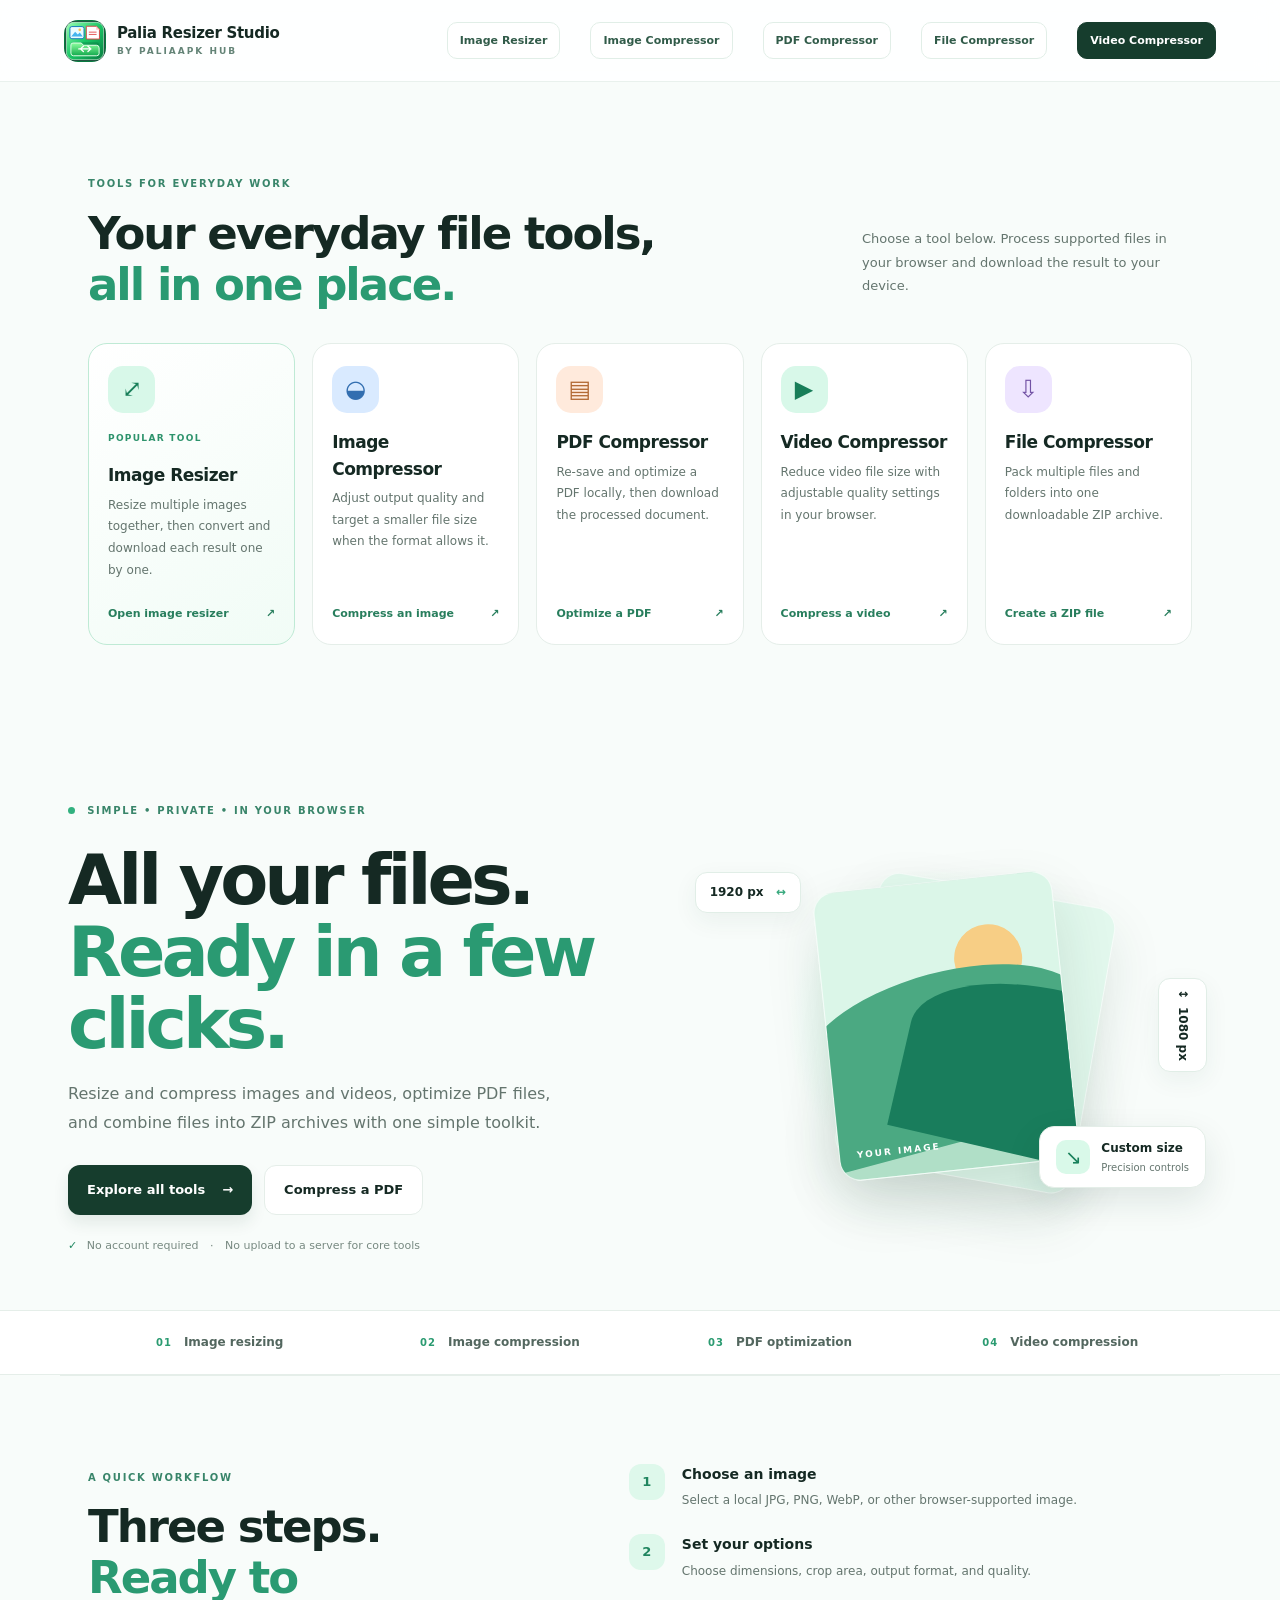
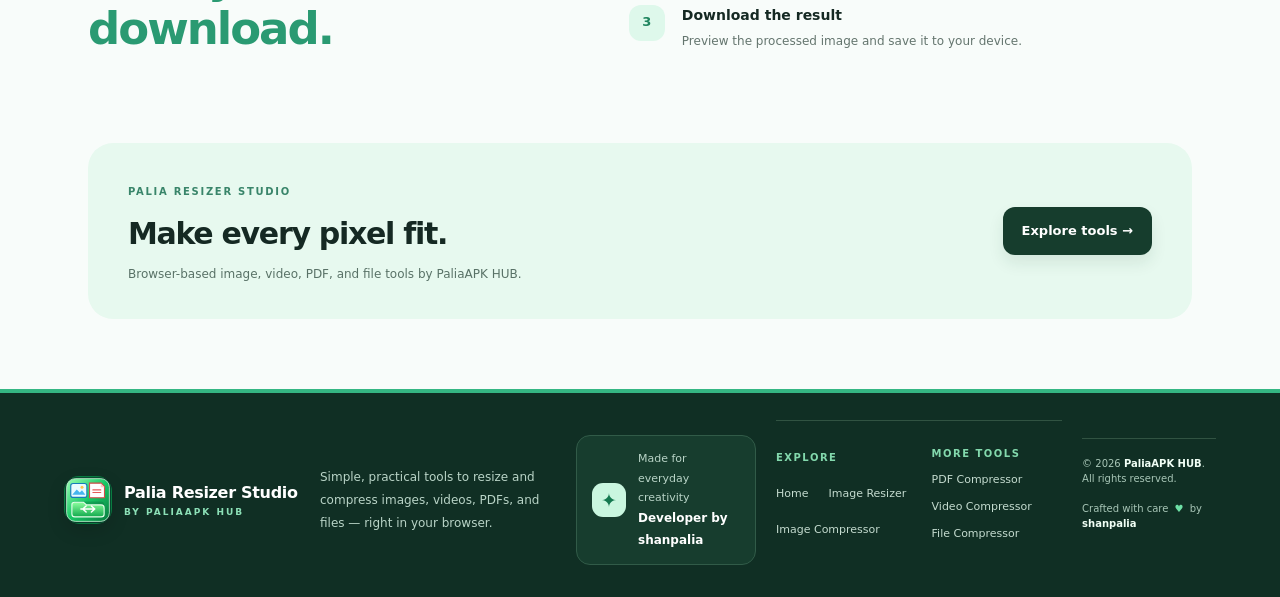
<file: index.html>
<!doctype html>
<html lang="en">
<head>
<link rel="icon" type="image/svg+xml" href="favicon.svg?v=20261020-branding2">
<meta charset="utf-8">
<meta name="viewport" content="width=device-width,initial-scale=1">
<meta name="theme-color" content="#effcf7">
<meta name="description" content="Palia Resizer Studio by PaliaAPK HUB — resize and compress images and videos, optimize PDFs, and bundle files into ZIP archives in your browser.">
<title>Palia Resizer Studio — By PaliaAPK HUB</title>
<link rel="stylesheet" href="styles.css?v=20261020-footer-branding">
</head>
<body>
<header class="topbar">
  <a class="brand" href="./" aria-label="Palia Resizer Studio home"><span class="brand-mark">P</span><span><strong>Palia Resizer Studio</strong><small>BY PALIAAPK HUB</small></span></a>
  <nav class="tool-nav"><a href="resizer.html">Image Resizer</a><a href="tools.html#compress">Image Compressor</a><a href="pdf-compressor.html">PDF Compressor</a><a href="file-compressor.html">File Compressor</a><a href="video-compressor.html">Video Compressor</a></nav>
</header>
<main>
<section class="tools-section" id="tools"><div class="section-head"><div><span class="eyebrow">TOOLS FOR EVERYDAY WORK</span><h2>Your everyday file tools,<br><em>all in one place.</em></h2></div><p>Choose a tool below. Process supported files in your browser and download the result to your device.</p></div>
 <div class="tool-grid">
  <a class="tool-card featured" href="resizer.html"><span class="tool-icon mint">⤢</span><span class="tool-tag">POPULAR TOOL</span><h3>Image Resizer</h3><p>Resize multiple images together, then convert and download each result one by one.</p><span class="tool-link">Open image resizer <b>↗</b></span></a>
  <a class="tool-card" href="tools.html#compress"><span class="tool-icon blue">◒</span><h3>Image Compressor</h3><p>Adjust output quality and target a smaller file size when the format allows it.</p><span class="tool-link">Compress an image <b>↗</b></span></a>
  <a class="tool-card" href="pdf-compressor.html"><span class="tool-icon peach">▤</span><h3>PDF Compressor</h3><p>Re-save and optimize a PDF locally, then download the processed document.</p><span class="tool-link">Optimize a PDF <b>↗</b></span></a>
  <a class="tool-card" href="video-compressor.html"><span class="tool-icon mint">▶</span><h3>Video Compressor</h3><p>Reduce video file size with adjustable quality settings in your browser.</p><span class="tool-link">Compress a video <b>↗</b></span></a>
  <a class="tool-card" href="file-compressor.html"><span class="tool-icon violet">⇩</span><h3>File Compressor</h3><p>Pack multiple files and folders into one downloadable ZIP archive.</p><span class="tool-link">Create a ZIP file <b>↗</b></span></a>
 </div>
</section>
<section class="hero">
 <div class="hero-copy"><span class="eyebrow"><span class="dot"></span> SIMPLE • PRIVATE • IN YOUR BROWSER</span>
  <h1>All your files.<br><em>Ready in a few clicks.</em></h1>
  <p>Resize and compress images and videos, optimize PDF files, and combine files into ZIP archives with one simple toolkit.</p>
  <div class="hero-actions"><a class="button primary" href="#tools">Explore all tools <span>→</span></a><a class="button secondary" href="pdf-compressor.html">Compress a PDF</a></div>
  <div class="proof"><span class="proof-icon">✓</span> No account required <span class="proof-sep">·</span> No upload to a server for core tools</div>
 </div>
 <div class="hero-art" aria-label="Illustration of image resizing">
  <div class="art-glow"></div><div class="paper paper-back"></div><div class="paper paper-main"><div class="sun"></div><div class="hill hill-one"></div><div class="hill hill-two"></div><div class="picture-label">YOUR IMAGE</div></div><div class="dimension dimension-top">1920 px <span>↔</span></div><div class="dimension dimension-side"><span>↕</span> 1080 px</div><div class="size-chip"><span class="chip-icon">↘</span><span><b>Custom size</b><small>Precision controls</small></span></div>
 </div>
</section>


<section class="trust-row"><div><strong>01</strong><span>Image resizing</span></div><div><strong>02</strong><span>Image compression</span></div><div><strong>03</strong><span>PDF optimization</span></div><div><strong>04</strong><span>Video compression</span></div></section>
<section class="how-section" id="how"><div><span class="eyebrow">A QUICK WORKFLOW</span><h2>Three steps.<br><em>Ready to download.</em></h2></div><div class="steps"><div class="step"><span>1</span><div><h3>Choose an image</h3><p>Select a local JPG, PNG, WebP, or other browser-supported image.</p></div></div><div class="step"><span>2</span><div><h3>Set your options</h3><p>Choose dimensions, crop area, output format, and quality.</p></div></div><div class="step"><span>3</span><div><h3>Download the result</h3><p>Preview the processed image and save it to your device.</p></div></div></div></section>
<section class="bottom-cta"><div><span class="eyebrow">PALIA RESIZER STUDIO</span><h2>Make every pixel fit.</h2><p>Browser-based image, video, PDF, and file tools by PaliaAPK HUB.</p></div><a class="button primary" href="#tools">Explore tools →</a></section>
</main>
<footer class="site-footer">
  <div class="footer-main">
    <a class="brand footer-brand" href="./" aria-label="Palia Resizer Studio home">
      <span class="brand-mark" aria-hidden="true">P</span>
      <span><strong>Palia Resizer Studio</strong><small>BY PALIAAPK HUB</small></span>
    </a>
    <p class="footer-about">Simple, practical tools to resize and compress images, videos, PDFs, and files — right in your browser.</p>
    <div class="footer-brand-note"><span class="footer-spark">✦</span><span>Made for everyday creativity<br><strong>Developer by shanpalia</strong></span></div>
  </div>
  <div class="footer-links">
    <div class="footer-link-group"><strong>Explore</strong><a href="./">Home</a><a href="resizer.html">Image Resizer</a><a href="tools.html#compress">Image Compressor</a></div>
    <div class="footer-link-group"><strong>More tools</strong><a href="pdf-compressor.html">PDF Compressor</a><a href="video-compressor.html">Video Compressor</a><a href="file-compressor.html">File Compressor</a></div>
  </div>
  <div class="footer-bottom"><span>© 2026 <strong>PaliaAPK HUB</strong>. All rights reserved.</span><span class="footer-credit">Crafted with care <span>♥</span> by <strong>shanpalia</strong></span></div>
</footer>
<script>document.getElementById('year').textContent=new Date().getFullYear();</script>
</body></html>
</file>
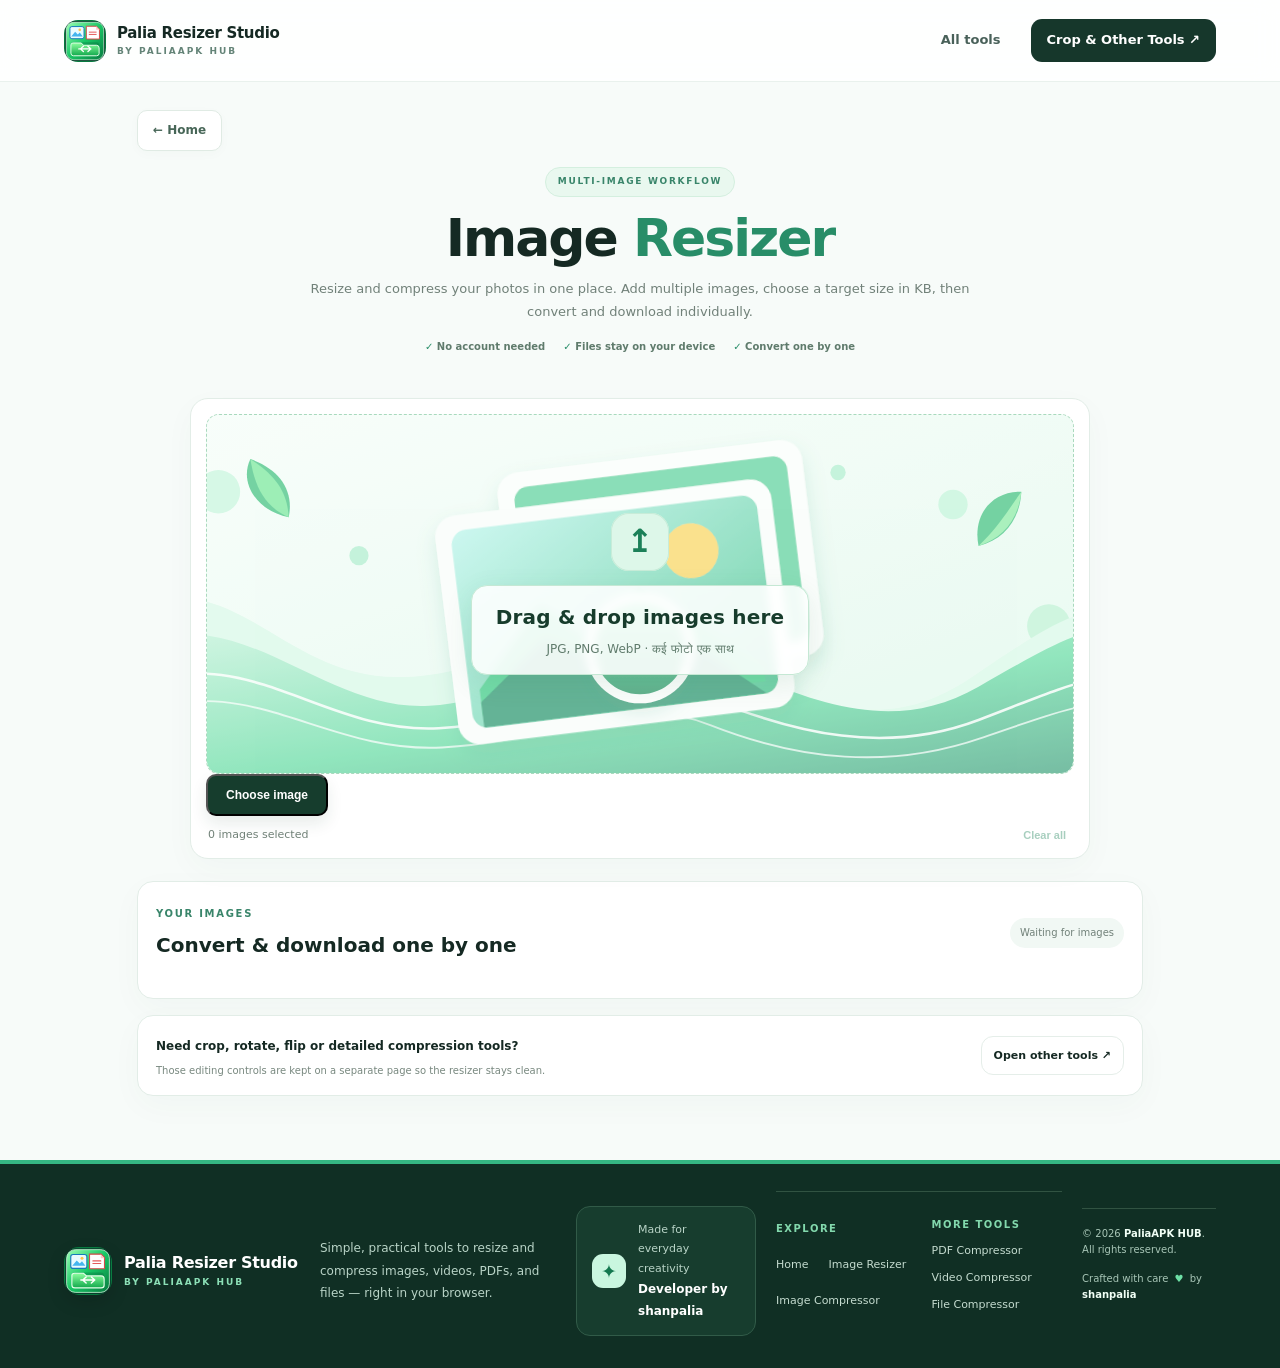
<file: resizer.html>
<!doctype html>
<html lang="en"><head>
<link rel="icon" type="image/svg+xml" href="favicon.svg?v=20261020-branding2"><meta charset="utf-8"><meta name="viewport" content="width=device-width,initial-scale=1"><meta name="theme-color" content="#effcf7"><meta name="description" content="Resize many images together and convert or download each result individually."><title>Image Resizer — Palia Resizer Studio</title><link rel="stylesheet" href="styles.css?v=20261020-footer-branding"><link rel="stylesheet" href="batch-resizer.css?v=20261020-15"><style id="upload-canvas-priority-fix">
/* Full-frame illustration with the drop instruction layered above it. */
.batch-main .resizer-hero>.upload-compact #batchUploadZone.batch-upload-zone{position:relative!important;isolation:isolate;height:360px!important;min-height:360px!important;max-height:none!important;box-sizing:border-box!important;display:flex!important;flex-direction:column!important;align-items:center!important;justify-content:center!important;gap:14px!important;text-align:center!important;padding:24px!important;background:#f3fcf7!important;border:1.5px dashed #a9d9bd!important;border-radius:13px!important;overflow:hidden!important;cursor:pointer!important}
.batch-main .resizer-hero>.upload-compact #batchUploadZone .batch-upload-icon{position:absolute!important;inset:0!important;z-index:-1!important;display:block!important;width:100%!important;height:100%!important;flex:none!important;margin:0!important;padding:0!important;border:0!important;border-radius:0!important;background:transparent!important;box-shadow:none!important;opacity:.62!important;pointer-events:none!important}
.batch-main .resizer-hero>.upload-compact #batchUploadZone .batch-upload-icon:before,.batch-main .resizer-hero>.upload-compact #batchUploadZone .batch-upload-icon:after{content:none!important;display:none!important}
.batch-main .resizer-hero>.upload-compact #batchUploadZone .batch-upload-icon img{display:block!important;width:100%!important;height:100%!important;object-fit:cover!important;object-position:center!important}
.batch-main .resizer-hero>.upload-compact #batchUploadZone .upload-copy{position:relative!important;z-index:1!important;display:block!important;flex:0 1 auto!important;min-width:0!important;text-align:center!important;padding:16px 24px!important;border:1px solid #c5e8d4!important;border-radius:16px!important;background:rgba(255,255,255,.88)!important;box-shadow:0 8px 28px rgba(31,105,72,.10)!important;backdrop-filter:blur(5px)!important;cursor:pointer!important}
.batch-main .resizer-hero>.upload-compact #batchUploadZone .upload-copy strong{display:block!important;font-size:20px!important;letter-spacing:.2px!important;color:#173c2c!important;cursor:pointer!important}
.batch-main .resizer-hero>.upload-compact #batchUploadZone .upload-copy small{display:block!important;font-size:12px!important;color:#607b6c!important;margin-top:7px!important;cursor:pointer!important}
.batch-main .resizer-hero>.upload-compact #browseImages{display:inline-flex!important;cursor:pointer!important}
.batch-page .batch-main *{cursor:auto}
.batch-page .batch-main button,.batch-page .batch-main a,.batch-page .batch-main [role="button"],.batch-page .batch-main input[type="button"],.batch-page .batch-main input[type="submit"],.batch-page .batch-main input[type="range"],.batch-page .batch-main input[type="checkbox"],.batch-page .batch-main label,.batch-page .batch-main select{cursor:pointer}
.batch-page .batch-main input[type="text"],.batch-page .batch-main input[type="number"],.batch-page .batch-main textarea{cursor:text}
.batch-main .batch-results{scroll-margin-top:18px}
@media(max-width:600px){.batch-main .resizer-hero>.upload-compact #batchUploadZone.batch-upload-zone{height:300px!important;min-height:300px!important;padding:18px!important}.batch-main .resizer-hero>.upload-compact #batchUploadZone .upload-copy strong{font-size:17px!important}}
[hidden]{display:none!important}
</style></head>
<body class="editor-body batch-page"><header class="topbar"><a class="brand" href="./"><span class="brand-mark">P</span><span><strong>Palia Resizer Studio</strong><small>BY PALIAAPK HUB</small></span></a><nav><a href="./#tools">All tools</a><a class="nav-cta" href="tools.html">Crop & Other Tools ↗</a></nav></header>
<main class="batch-main"><section class="resizer-hero"><div class="hero-brand-line"><a class="back-link" href="./">← Home</a></div><div class="batch-title"><span class="eyebrow">MULTI-IMAGE WORKFLOW</span><h1>Image <em>Resizer</em></h1><p>Resize and compress your photos in one place. Add multiple images, choose a target size in KB, then convert and download individually.</p><div class="hero-trust"><span>✓ No account needed</span><span>✓ Files stay on your device</span><span>✓ Convert one by one</span></div></div><section class="upload-compact"><input id="batchFilesInput" type="file" accept="image/*" multiple hidden><div id="batchUploadZone" class="batch-upload-zone" tabindex="0" role="button" aria-label="Drag and drop multiple images or click to choose"><span class="batch-upload-icon" aria-hidden="true"><img src="assets/upload-frame-art.svg?v=20261020-2" alt="" /></span><div class="upload-copy"><strong>Drag & drop images here</strong><small>JPG, PNG, WebP · कई फोटो एक साथ</small></div></div><button type="button" id="browseImages" class="button primary">Choose image</button><div class="upload-meta"><span id="batchCount">0 images selected</span><button id="clearBatch" class="text-button" type="button" disabled>Clear all</button></div></section></section>


<section class="batch-results"><div class="results-heading"><div><span class="eyebrow">YOUR IMAGES</span><h2>Convert & download one by one</h2></div><span id="batchProgress" class="batch-progress">Waiting for images</span></div><div id="batchImageList" class="batch-image-list"><div class="batch-empty-state"><span>▧</span><strong>Your images will appear here</strong><small>Drag & drop images here or choose an image above.</small></div></div></section>
<section id="batchSettings" class="batch-settings" hidden><div class="settings-title"><span class="eyebrow">OUTPUT SETTINGS</span><h2>Target file size (KB)</h2><p>Choose a target size in KB. After conversion, download the image from its row below.</p><p id="batchTargetHelp" class="kb-note">Each image will be compressed toward 100 KB. The final size depends on image detail and format.</p></div><div class="batch-setting-grid"><label>Target size<select id="batchTargetPreset"><option value="20">20 KB</option><option value="50">50 KB</option><option value="100" selected>100 KB</option><option value="200">200 KB</option><option value="500">500 KB</option><option value="custom">Custom KB</option><option value="0">Best quality</option></select></label><label>Custom size (KB)<input id="batchTargetKB" type="number" min="1" max="20000" value="100" inputmode="numeric"></label><label>Output format<select id="batchFormat"><option value="image/jpeg">JPG</option><option value="image/webp">WebP</option><option value="image/png">PNG</option></select></label><label class="batch-quality">Quality <strong id="batchQualityValue">85%</strong><input id="batchQuality" type="range" min="10" max="100" value="85"></label></div><p class="kb-note">KB size is best-effort: complex images and PNG files may not reach the exact target.</p></section>
<section class="other-tools-link"><div><strong>Need crop, rotate, flip or detailed compression tools?</strong><p>Those editing controls are kept on a separate page so the resizer stays clean.</p></div><a class="button secondary" href="tools.html">Open other tools ↗</a></section>
</main><footer class="site-footer">
  <div class="footer-main">
    <a class="brand footer-brand" href="./" aria-label="Palia Resizer Studio home">
      <span class="brand-mark" aria-hidden="true">P</span>
      <span><strong>Palia Resizer Studio</strong><small>BY PALIAAPK HUB</small></span>
    </a>
    <p class="footer-about">Simple, practical tools to resize and compress images, videos, PDFs, and files — right in your browser.</p>
    <div class="footer-brand-note"><span class="footer-spark">✦</span><span>Made for everyday creativity<br><strong>Developer by shanpalia</strong></span></div>
  </div>
  <div class="footer-links">
    <div class="footer-link-group"><strong>Explore</strong><a href="./">Home</a><a href="resizer.html">Image Resizer</a><a href="tools.html#compress">Image Compressor</a></div>
    <div class="footer-link-group"><strong>More tools</strong><a href="pdf-compressor.html">PDF Compressor</a><a href="video-compressor.html">Video Compressor</a><a href="file-compressor.html">File Compressor</a></div>
  </div>
  <div class="footer-bottom"><span>© 2026 <strong>PaliaAPK HUB</strong>. All rights reserved.</span><span class="footer-credit">Crafted with care <span>♥</span> by <strong>shanpalia</strong></span></div>
</footer><script src="batch-resizer.js?v=20261020-15"></script></body></html>
</file>
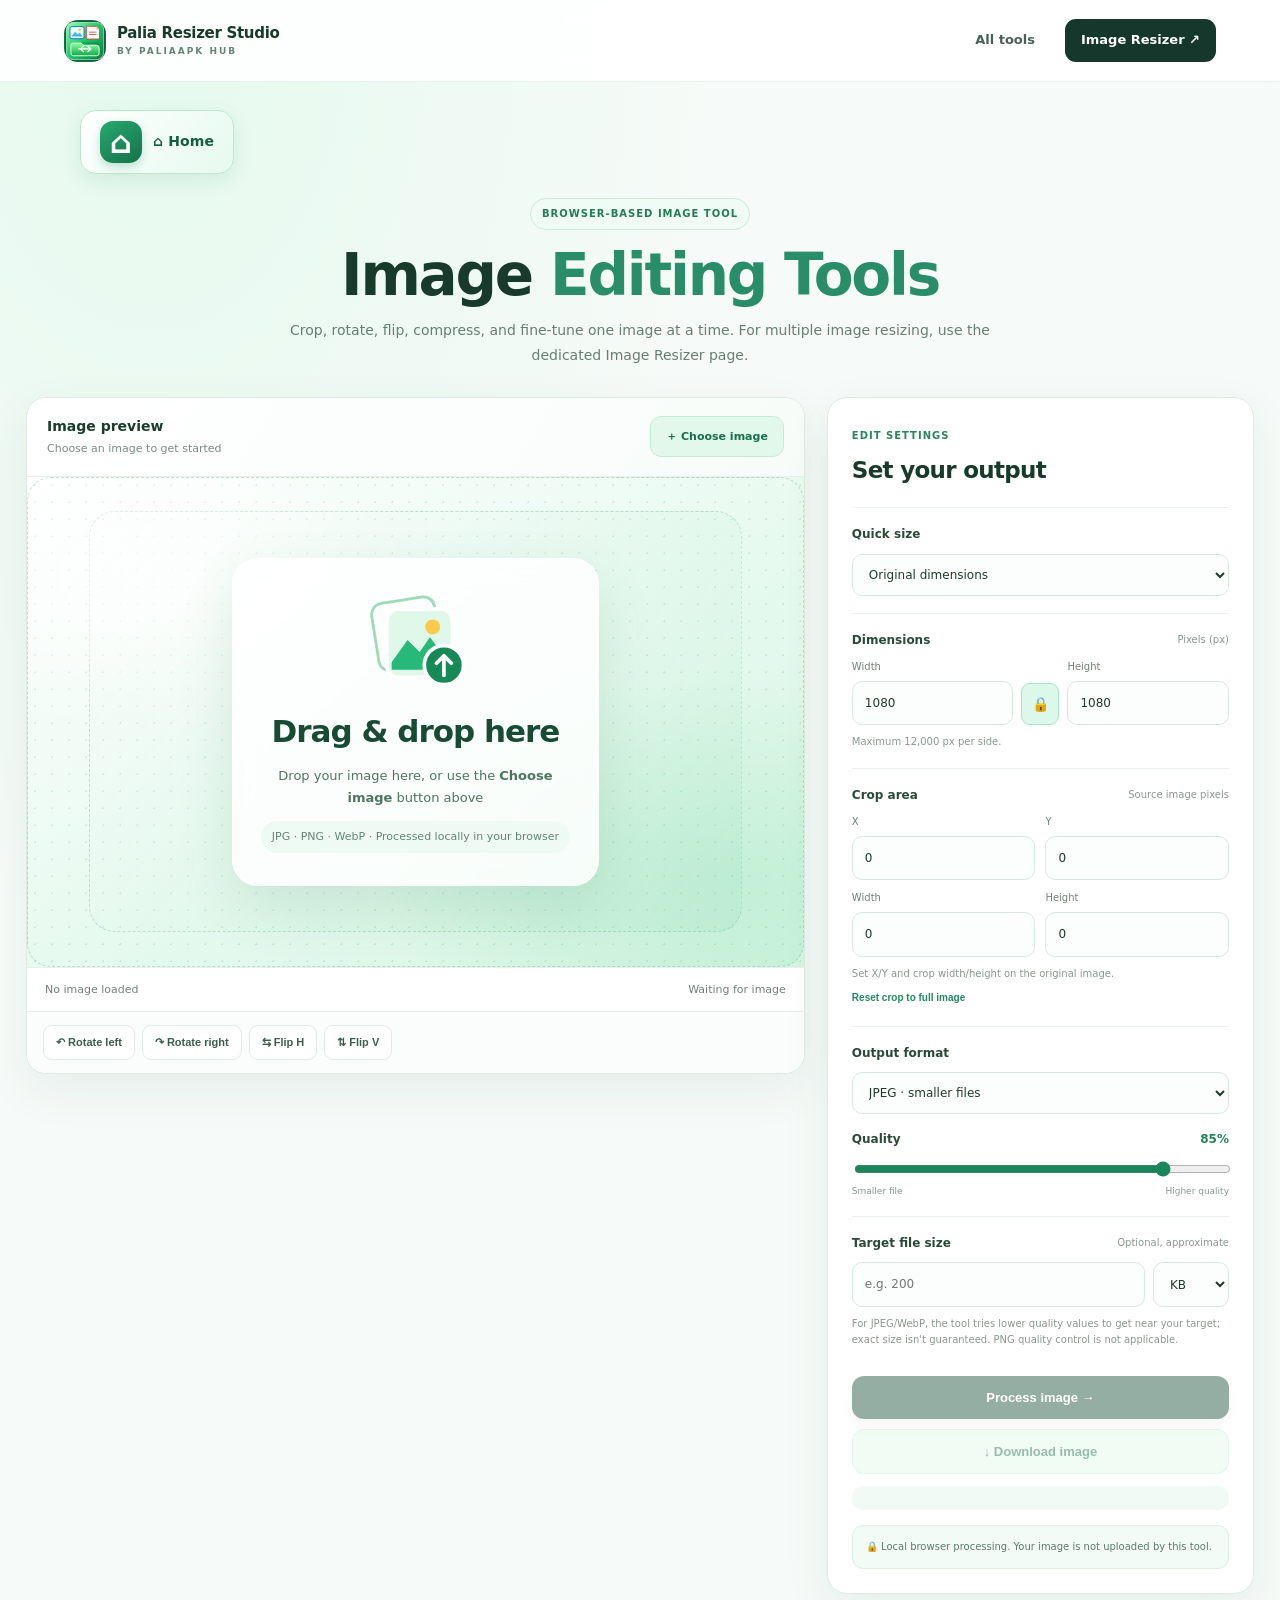
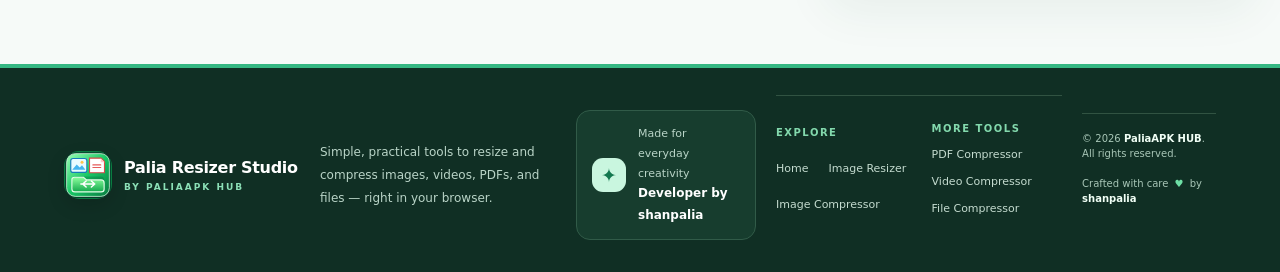
<file: tools.html>
<!doctype html>
<html lang="en"><head>
<link rel="icon" type="image/svg+xml" href="favicon.svg?v=20261020-branding2"><meta charset="utf-8"><meta name="viewport" content="width=device-width,initial-scale=1"><meta name="theme-color" content="#effcf7"><title>Image Editing Tools — Palia Resizer Studio</title><meta name="description" content="Resize, crop, rotate, and compress images locally with Palia Resizer Studio."><link rel="stylesheet" href="styles.css?v=20261020-footer-branding"><link rel="stylesheet" href="resizer.css?v=20261020-ui4"></head>
<body class="editor-body"><header class="topbar"><a class="brand" href="./"><span class="brand-mark">P</span><span><strong>Palia Resizer Studio</strong><small>BY PALIAAPK HUB</small></span></a><nav><a href="./#tools">All tools</a><a class="nav-cta" href="resizer.html">Image Resizer ↗</a></nav></header>
<main class="editor-main"><div class="editor-title"><a class="back-link" href="./" aria-label="Go to Home">⌂ Home</a><span class="eyebrow">BROWSER-BASED IMAGE TOOL</span><h1>Image <em>Editing Tools</em></h1><p>Crop, rotate, flip, compress, and fine-tune one image at a time. For multiple image resizing, use the dedicated Image Resizer page.</p></div>
<section class="workspace"><div class="preview-panel"><div class="panel-head"><div><strong>Image preview</strong><small id="fileSummary">Choose an image to get started</small></div><label class="upload-button" for="fileInput">＋ Choose image</label><input id="fileInput" type="file" accept="image/*" multiple hidden></div><div class="dropzone" id="dropzone"><div id="emptyState" class="empty-state"><div class="upload-art" aria-hidden="true"><svg viewBox="0 0 120 100" role="img" aria-label="Image icon"><rect x="17" y="8" width="68" height="73" rx="12" fill="#fff" stroke="#9edbbb" stroke-width="3" transform="rotate(-9 51 44)"/><rect x="30" y="18" width="70" height="73" rx="12" fill="#dff8e9" stroke="#fff" stroke-width="4"/><circle cx="79" cy="37" r="8" fill="#ffc94d"/><path d="M35 75 52 51 65 64 76 48 95 73v10H35Z" fill="#27b979"/><circle cx="91" cy="78" r="21" fill="#168957" stroke="#fff" stroke-width="4"/><path d="M91 89V68m-8 8 8-8 8 8" fill="none" stroke="#fff" stroke-width="4" stroke-linecap="round" stroke-linejoin="round"/></svg></div><h2>Drag &amp; drop here</h2><p>Drop your image here, or use the <b>Choose image</b> button above</p><small>JPG · PNG · WebP · Processed locally in your browser</small></div><div id="previewWrap" class="preview-wrap" hidden><canvas id="previewCanvas" aria-label="Edited image preview"></canvas></div></div><div class="preview-foot"><span id="previewDimensions">No image loaded</span><span id="statusText" role="status">Waiting for image</span></div><div class="actions-row"><button id="rotateLeft" class="tool-button" disabled>↶ Rotate left</button><button id="rotateRight" class="tool-button" disabled>↷ Rotate right</button><button id="flipH" class="tool-button" disabled>⇆ Flip H</button><button id="flipV" class="tool-button" disabled>⇅ Flip V</button></div></div>
<aside class="settings-panel"><div class="settings-heading"><span class="eyebrow">EDIT SETTINGS</span><h2>Set your output</h2></div>
<div class="setting-group"><label class="setting-label" for="preset">Quick size</label><select id="preset"><option value="original">Original dimensions</option><option value="square">Square · 1080 × 1080</option><option value="social">Social post · 1080 × 1350</option><option value="story">Story · 1080 × 1920</option><option value="hd">HD · 1280 × 720</option><option value="fullhd">Full HD · 1920 × 1080</option><option value="custom">Custom dimensions</option></select></div>
<div class="setting-group"><div class="setting-label">Dimensions <span>Pixels (px)</span></div><div class="dimensions"><label>Width<input id="widthInput" type="number" min="1" max="12000" value="1080" inputmode="numeric"></label><button id="lockRatio" class="ratio-button active" aria-pressed="true" title="Lock aspect ratio">🔒</button><label>Height<input id="heightInput" type="number" min="1" max="12000" value="1080" inputmode="numeric"></label></div><small class="hint">Maximum 12,000 px per side.</small></div>
<div class="setting-group" id="crop"><div class="setting-label">Crop area <span>Source image pixels</span></div><div class="crop-grid"><label>X<input id="cropX" type="number" min="0" value="0"></label><label>Y<input id="cropY" type="number" min="0" value="0"></label><label>Width<input id="cropW" type="number" min="1" value="0"></label><label>Height<input id="cropH" type="number" min="1" value="0"></label></div><p class="hint">Set X/Y and crop width/height on the original image.</p><button id="resetCrop" class="text-button">Reset crop to full image</button></div>
<div class="setting-group" id="compress"><label class="setting-label" for="format">Output format</label><select id="format"><option value="image/jpeg">JPEG · smaller files</option><option value="image/png">PNG · transparency</option><option value="image/webp">WebP · modern format</option></select><div class="quality-row"><label class="setting-label" for="quality">Quality <b id="qualityValue">85%</b></label><input id="quality" type="range" min="10" max="100" value="85"><div class="range-labels"><span>Smaller file</span><span>Higher quality</span></div></div></div>
<div class="setting-group"><label class="setting-label" for="targetKB">Target file size <span>Optional, approximate</span></label><div class="target-row"><input id="targetKB" type="number" min="1" max="100000" placeholder="e.g. 200"><select id="targetUnit"><option value="KB">KB</option><option value="MB">MB</option></select></div><p class="hint">For JPEG/WebP, the tool tries lower quality values to get near your target; exact size isn't guaranteed. PNG quality control is not applicable.</p></div>
<button id="processButton" class="button primary full-button" disabled>Process image →</button><button id="downloadButton" class="button download-button full-button" disabled>↓ Download image</button><p id="resultSummary" class="result-summary" aria-live="polite"></p><p class="privacy-note">🔒 Local browser processing. Your image is not uploaded by this tool.</p>
</aside></section>
</main><footer class="site-footer">
  <div class="footer-main">
    <a class="brand footer-brand" href="./" aria-label="Palia Resizer Studio home">
      <span class="brand-mark" aria-hidden="true">P</span>
      <span><strong>Palia Resizer Studio</strong><small>BY PALIAAPK HUB</small></span>
    </a>
    <p class="footer-about">Simple, practical tools to resize and compress images, videos, PDFs, and files — right in your browser.</p>
    <div class="footer-brand-note"><span class="footer-spark">✦</span><span>Made for everyday creativity<br><strong>Developer by shanpalia</strong></span></div>
  </div>
  <div class="footer-links">
    <div class="footer-link-group"><strong>Explore</strong><a href="./">Home</a><a href="resizer.html">Image Resizer</a><a href="tools.html#compress">Image Compressor</a></div>
    <div class="footer-link-group"><strong>More tools</strong><a href="pdf-compressor.html">PDF Compressor</a><a href="video-compressor.html">Video Compressor</a><a href="file-compressor.html">File Compressor</a></div>
  </div>
  <div class="footer-bottom"><span>© 2026 <strong>PaliaAPK HUB</strong>. All rights reserved.</span><span class="footer-credit">Crafted with care <span>♥</span> by <strong>shanpalia</strong></span></div>
</footer><script src="resizer.js?v=20261020-3"></script></body></html>
</file>
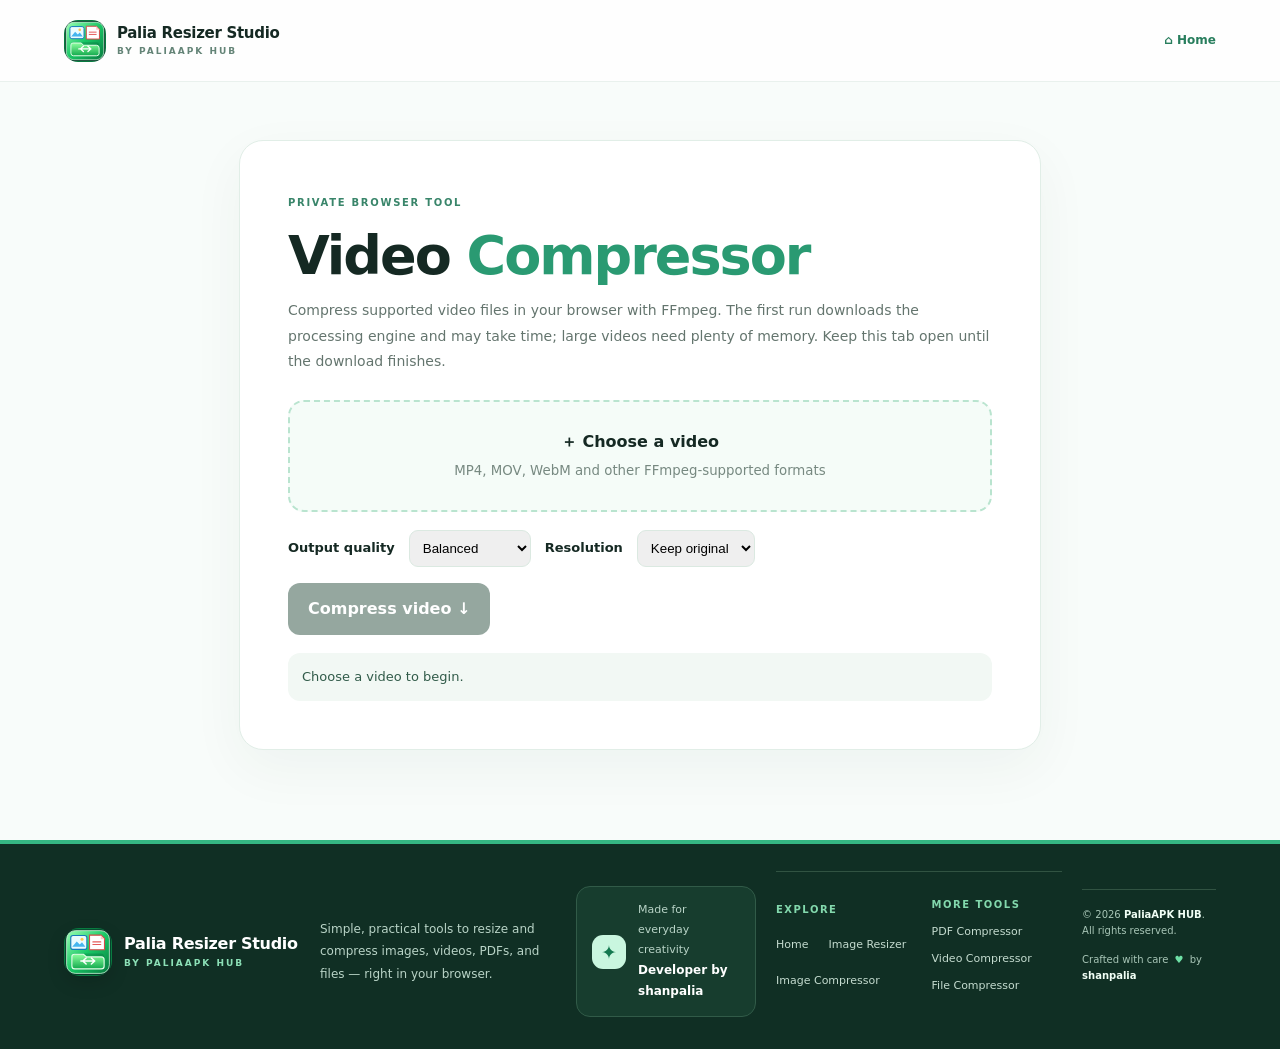
<file: video-compressor.html>
<!doctype html>
<html lang="en"><head>
<link rel="icon" type="image/svg+xml" href="favicon.svg?v=20261020-branding2"><meta charset="utf-8"><meta name="viewport" content="width=device-width,initial-scale=1"><meta name="theme-color" content="#effcf7"><title>Video Compressor — Palia Resizer Studio</title><link rel="stylesheet" href="styles.css?v=20261020-footer-branding"><style>
.video-page{max-width:850px;margin:58px auto 90px;padding:0 24px}.video-panel{background:#fff;border:1px solid #e1eee7;border-radius:24px;padding:clamp(24px,5vw,48px);box-shadow:0 18px 55px #153a2c0c}.video-page h1{font-size:clamp(34px,6vw,54px);letter-spacing:-2px;line-height:1.05;margin:14px 0}.video-page h1 em{font-style:normal;color:#2a9a72}.video-page p{color:#64756e;font-size:14px;line-height:1.8}.upload-box{display:block;margin:26px 0 18px;padding:28px 20px;text-align:center;border:2px dashed #b9e4cf;background:#f5fcf8;border-radius:16px;cursor:pointer}.upload-box strong,.upload-box small{display:block}.upload-box small{color:#778981;margin-top:6px}.file-input{position:absolute;width:1px;height:1px;opacity:0}.action-btn{border:0;border-radius:12px;background:#163d2d;color:#fff;padding:14px 20px;font:inherit;font-weight:800;cursor:pointer}.action-btn:disabled{opacity:.45;cursor:not-allowed}.status{margin-top:18px;padding:14px;border-radius:12px;background:#f2f8f4;color:#315b49;font-size:13px;overflow-wrap:anywhere}.setting{display:flex;align-items:center;gap:14px;flex-wrap:wrap;margin:16px 0}.setting label{font-size:13px;font-weight:750}.setting select{padding:9px;border:1px solid #dbe9e1;border-radius:9px}.tool-head{display:flex;justify-content:space-between;align-items:center;gap:20px;padding:0 max(5vw,24px);height:82px;border-bottom:1px solid #e9f1ed;background:#ffffffd9}.back-home{font-size:12px;font-weight:800;color:#287e5d}progress{width:100%;height:9px}
</style></head><body>
<header class="tool-head"><a class="brand" href="./"><span class="brand-mark">P</span><span><strong>Palia Resizer Studio</strong><small>BY PALIAAPK HUB</small></span></a><a class="back-home" href="./">⌂ Home</a></header>
<main class="video-page"><section class="video-panel"><span class="eyebrow">PRIVATE BROWSER TOOL</span><h1>Video <em>Compressor</em></h1><p>Compress supported video files in your browser with FFmpeg. The first run downloads the processing engine and may take time; large videos need plenty of memory. Keep this tab open until the download finishes.</p>
<label class="upload-box" for="videoFile"><strong>＋ Choose a video</strong><small id="fileName">MP4, MOV, WebM and other FFmpeg-supported formats</small></label><input class="file-input" id="videoFile" type="file" accept="video/*">
<div class="setting"><label for="quality">Output quality</label><select id="quality"><option value="28">Smaller file</option><option value="23" selected>Balanced</option><option value="19">Higher quality</option></select><label for="scale">Resolution</label><select id="scale"><option value="original" selected>Keep original</option><option value="1080">1080p max</option><option value="720">720p max</option><option value="480">480p max</option></select></div>
<button class="action-btn" id="compressBtn" disabled>Compress video ↓</button><progress id="progress" value="0" max="100" hidden></progress><div class="status" id="status" role="status">Choose a video to begin.</div></section></main>
<script type="module">
const input=document.getElementById('videoFile'),btn=document.getElementById('compressBtn'),status=document.getElementById('status'),fileName=document.getElementById('fileName'),progress=document.getElementById('progress');let selected;
input.addEventListener('change',()=>{selected=input.files&&input.files[0];btn.disabled=!selected;if(selected){fileName.textContent=selected.name+' · '+fmt(selected.size);status.textContent='Ready to compress '+selected.name+'.';}});
btn.addEventListener('click',async()=>{if(!selected)return;btn.disabled=true;progress.hidden=false;progress.value=0;status.textContent='Loading video compression engine… first use may take a while.';let ffmpeg;try{const {FFmpeg}=await import('https://esm.sh/@ffmpeg/ffmpeg@0.12.10');const {toBlobURL}=await import('https://esm.sh/@ffmpeg/util@0.12.1');ffmpeg=new FFmpeg();ffmpeg.on('progress',({progress:p})=>{progress.value=Math.max(0,Math.min(100,Math.round(p*100)));status.textContent='Compressing video… '+progress.value+'%';});const base='https://unpkg.com/@ffmpeg/core@0.12.6/dist/umd';await ffmpeg.load({coreURL:await toBlobURL(base+'/ffmpeg-core.js','text/javascript'),wasmURL:await toBlobURL(base+'/ffmpeg-core.wasm','application/wasm')});const ext=(selected.name.split('.').pop()||'mp4').toLowerCase().replace(/[^a-z0-9]/g,'')||'mp4';const inName='input.'+ext;const outName='compressed.mp4';await ffmpeg.writeFile(inName,new Uint8Array(await selected.arrayBuffer()));const crf=document.getElementById('quality').value;const scale=document.getElementById('scale').value;const args=['-i',inName,'-c:v','libx264','-preset','fast','-crf',crf,'-c:a','aac','-b:a','128k'];if(scale!=='original')args.push('-vf','scale=-2:min('+scale+'\,ih)');args.push('-movflags','+faststart',outName);status.textContent='Compressing video…';await ffmpeg.exec(args);const data=await ffmpeg.readFile(outName);const blob=new Blob([data],{type:'video/mp4'});const url=URL.createObjectURL(blob);const a=document.createElement('a');a.href=url;a.download=selected.name.replace(/\.[^.]+$/,'')+'-compressed.mp4';a.click();setTimeout(()=>URL.revokeObjectURL(url),2000);status.textContent='Done · '+fmt(selected.size)+' → '+fmt(blob.size)+' · '+(blob.size<selected.size?'saved '+fmt(selected.size-blob.size):'output is larger; try a smaller-file setting')+'.';await ffmpeg.deleteFile(inName);await ffmpeg.deleteFile(outName);ffmpeg.terminate();}catch(e){status.textContent='Could not compress this video: '+(e&&e.message?e.message:String(e));if(ffmpeg)ffmpeg.terminate();}finally{btn.disabled=false;}});
function fmt(n){if(n<1024)return n+' B';if(n<1048576)return (n/1024).toFixed(1)+' KB';return (n/1048576).toFixed(2)+' MB';}
</script><footer class="site-footer">
  <div class="footer-main">
    <a class="brand footer-brand" href="./" aria-label="Palia Resizer Studio home">
      <span class="brand-mark" aria-hidden="true">P</span>
      <span><strong>Palia Resizer Studio</strong><small>BY PALIAAPK HUB</small></span>
    </a>
    <p class="footer-about">Simple, practical tools to resize and compress images, videos, PDFs, and files — right in your browser.</p>
    <div class="footer-brand-note"><span class="footer-spark">✦</span><span>Made for everyday creativity<br><strong>Developer by shanpalia</strong></span></div>
  </div>
  <div class="footer-links">
    <div class="footer-link-group"><strong>Explore</strong><a href="./">Home</a><a href="resizer.html">Image Resizer</a><a href="tools.html#compress">Image Compressor</a></div>
    <div class="footer-link-group"><strong>More tools</strong><a href="pdf-compressor.html">PDF Compressor</a><a href="video-compressor.html">Video Compressor</a><a href="file-compressor.html">File Compressor</a></div>
  </div>
  <div class="footer-bottom"><span>© 2026 <strong>PaliaAPK HUB</strong>. All rights reserved.</span><span class="footer-credit">Crafted with care <span>♥</span> by <strong>shanpalia</strong></span></div>
</footer>
</body></html>
</file>
<file: styles.css>
:root{--ink:#152923;--muted:#64756e;--mint:#c8f5e4;--green:#147b5c;--line:#e5eee9;--paper:#fff;--bg:#f8fcfa;--blue:#d9eaff;--peach:#ffeadc}*{box-sizing:border-box}html{scroll-behavior:smooth}body{margin:0;background:var(--bg);color:var(--ink);font-family:Inter,ui-sans-serif,system-ui,-apple-system,BlinkMacSystemFont,"Segoe UI",sans-serif;line-height:1.55}a{color:inherit;text-decoration:none}.topbar{height:82px;display:flex;align-items:center;justify-content:space-between;padding:0 max(5vw,24px);background:#ffffffd9;border-bottom:1px solid #e9f1ed;backdrop-filter:blur(12px)}.brand{display:flex;align-items:center;gap:11px}.brand-mark{height:42px;width:42px;border-radius:14px;background:linear-gradient(135deg,#bff6df,#5dcca1);display:grid;place-items:center;color:#145b43;font-size:23px;font-weight:900;box-shadow:inset 0 0 0 1px #69cda6}.brand strong,.brand small{display:block;line-height:1.25}.brand strong{font-size:15px;letter-spacing:-.3px}.brand small{font-size:9px;letter-spacing:2px;color:#648477;margin-top:4px;font-weight:800}.topbar nav{display:flex;align-items:center;gap:30px;font-size:13px;font-weight:650;color:#496159}.nav-cta{padding:11px 16px;background:#16372b;color:white;border-radius:11px}.hero{max-width:1200px;margin:auto;min-height:510px;padding:64px 28px 56px;display:grid;grid-template-columns:1.04fr .96fr;gap:35px;align-items:center}.eyebrow{font-size:10px;font-weight:850;letter-spacing:1.7px;color:#39856a}.dot{display:inline-block;width:7px;height:7px;border-radius:99px;background:#32b17f;margin-right:7px}.hero h1{font-size:clamp(44px,5.5vw,70px);letter-spacing:-4px;line-height:1.03;margin:22px 0 20px;font-weight:830}.hero h1 em,.section-head h2 em,.how-section h2 em{font-style:normal;color:#2a9a72}.hero-copy>p{color:var(--muted);max-width:485px;font-size:16px;line-height:1.8}.hero-actions{display:flex;gap:12px;margin-top:27px;flex-wrap:wrap}.button{border-radius:12px;padding:14px 19px;font-size:13px;font-weight:750;display:inline-flex;align-items:center;gap:17px;justify-content:center}.primary{background:#163d2d;color:#fff;box-shadow:0 8px 16px #163d2d18}.primary:hover{background:#20563f;transform:translateY(-1px)}.secondary{background:white;border:1px solid var(--line)}.proof{font-size:11px;color:#778981;margin-top:22px}.proof-icon{color:#208760;font-weight:900;margin-right:6px}.proof-sep{margin:0 8px}.hero-art{min-height:355px;position:relative;display:grid;place-items:center;isolation:isolate}.art-glow{position:absolute;width:330px;height:330px;background:radial-gradient(circle,#c7f7e1,transparent 68%);z-index:-2}.paper{position:absolute;width:240px;height:290px;border-radius:21px;box-shadow:0 25px 55px #17473120;border:1px solid #ffffffaa;overflow:hidden}.paper-back{transform:rotate(10deg) translate(30px,2px);background:#e2f8ed}.paper-main{transform:rotate(-6deg);background:linear-gradient(#dbf6e8 0 49%,#b0dfc7 49%);}.sun{width:68px;height:68px;background:#f7ce85;border-radius:50%;position:absolute;top:47px;right:36px}.hill{position:absolute;width:290px;height:170px;left:-25px;bottom:24px;border-radius:50% 50% 0 0/38% 38% 0 0;transform:rotate(-9deg)}.hill-one{background:#4ba982;bottom:28px}.hill-two{background:#197d5c;left:70px;bottom:0;transform:rotate(19deg)}.picture-label{position:absolute;bottom:17px;left:17px;color:#fff;font-size:9px;letter-spacing:2px;font-weight:850}.dimension{position:absolute;z-index:3;background:#fff;border:1px solid #e1eee7;box-shadow:0 8px 25px #24483910;border-radius:12px;padding:10px 14px;font-size:12px;font-weight:800}.dimension-top{top:24px;left:15px}.dimension-top span{color:#36a87c;margin-left:8px}.dimension-side{right:5px;top:130px;writing-mode:vertical-rl;display:flex;gap:8px;align-items:center}.size-chip{position:absolute;bottom:15px;right:6px;background:white;box-shadow:0 13px 35px #153a2c1c;border:1px solid #e4eee8;border-radius:15px;padding:12px 16px;display:flex;gap:11px;align-items:center}.chip-icon{height:34px;width:34px;border-radius:10px;display:grid;place-items:center;background:#d9f9e9;color:#18815b;font-size:20px}.size-chip b,.size-chip small{display:block}.size-chip b{font-size:12px}.size-chip small{font-size:10px;color:var(--muted);margin-top:2px}.trust-row{border-block:1px solid var(--line);background:#fff;display:grid;grid-template-columns:repeat(4,1fr);padding:22px max(7vw,28px);gap:20px}.trust-row div{display:flex;gap:12px;align-items:center;justify-content:center}.trust-row strong{font-size:10px;color:#2b9b71;letter-spacing:1px}.trust-row span{font-size:12px;color:#53675f;font-weight:650}.tools-section,.how-section{max-width:1160px;margin:auto;padding:88px 28px}.section-head{display:flex;justify-content:space-between;gap:35px;align-items:end;margin-bottom:33px}.section-head h2,.how-section h2{font-size:clamp(32px,4vw,45px);letter-spacing:-2px;line-height:1.13;margin:14px 0 0}.section-head>p{color:var(--muted);font-size:13px;max-width:330px;line-height:1.8}.tool-grid{display:grid;grid-template-columns:repeat(3,1fr);gap:17px}.tool-card{position:relative;padding:25px 23px;background:white;border:1px solid var(--line);border-radius:19px;min-height:270px;transition:.2s;display:flex;flex-direction:column}.tool-card:hover{transform:translateY(-4px);box-shadow:0 15px 35px #183e2b0d;border-color:#bde8d4}.tool-card.featured{border-color:#bfead5;background:linear-gradient(145deg,#fff,#f1fcf6)}.tool-icon{width:47px;height:47px;display:grid;place-items:center;border-radius:15px;font-size:24px}.mint{background:#d8f8e9;color:#187e59}.blue{background:var(--blue);color:#326eb0}.peach{background:var(--peach);color:#b36b36}.tool-tag{font-size:9px;letter-spacing:1.3px;color:#2d936c;font-weight:850;margin-top:19px}.tool-card h3{font-size:19px;letter-spacing:-.5px;margin:16px 0 6px}.tool-card p{font-size:12px;color:var(--muted);line-height:1.8;margin:0 0 24px}.tool-link{font-size:11px;font-weight:800;margin-top:auto;color:#287e5d;display:flex;justify-content:space-between}.how-section{border-top:1px solid var(--line);display:grid;grid-template-columns:.9fr 1.1fr;gap:80px}.steps{display:grid;gap:20px}.step{display:flex;gap:17px;align-items:flex-start}.step>span{height:36px;width:36px;flex:0 0 36px;display:grid;place-items:center;border-radius:12px;background:#def8eb;color:#20855f;font-size:13px;font-weight:850}.step h3{margin:0 0 5px;font-size:14px}.step p{margin:0;color:var(--muted);font-size:12px;line-height:1.8}.bottom-cta{max-width:1104px;margin:0 auto 70px;border-radius:25px;background:#e7f9ef;padding:35px 40px;display:flex;justify-content:space-between;gap:20px;align-items:center}.bottom-cta h2{font-size:30px;letter-spacing:-1.3px;margin:8px 0}.bottom-cta p{margin:0;color:#597267;font-size:12px}footer{background:#fff;border-top:1px solid var(--line);padding:24px max(5vw,24px);display:flex;justify-content:space-between;align-items:center;gap:20px}footer p{font-size:11px;color:#788980}.footer-brand .brand-mark{width:34px;height:34px;border-radius:11px;font-size:18px}footer .brand strong{font-size:12px}footer .brand small{font-size:8px}@media(max-width:800px){.topbar{height:72px}.topbar nav{gap:14px}.topbar nav>a:not(.nav-cta){display:none}.hero{grid-template-columns:1fr;padding-top:50px}.hero-copy{text-align:center}.hero-copy>p{margin:auto}.hero-actions{justify-content:center}.proof{line-height:2}.hero-art{min-height:330px}.trust-row{grid-template-columns:repeat(2,1fr);padding-block:20px}.trust-row div{justify-content:flex-start}.section-head{display:block}.section-head>p{margin-top:18px}.tool-grid{grid-template-columns:1fr}.tool-card{min-height:235px}.how-section{grid-template-columns:1fr;gap:34px;padding-block:65px}.bottom-cta{margin:0 18px 45px;padding:28px;align-items:flex-start;flex-direction:column}footer{align-items:flex-start;flex-direction:column;gap:8px}}@media(max-width:420px){.brand strong{font-size:12px}.brand-mark{width:36px;height:36px}.nav-cta{font-size:11px;padding:9px 10px}.hero h1{font-size:48px;letter-spacing:-2.5px}.hero{padding-inline:20px}.dimension-top{left:0}.dimension-side{right:0}.size-chip{right:0}.tools-section{padding-inline:20px}.trust-row{padding-inline:20px}.trust-row span{font-size:11px}}

/* PaliaAPK HUB branded tool navigation */
.topbar{gap:24px}
.tool-nav{display:flex;align-items:center;justify-content:flex-end;gap:8px;flex-wrap:wrap}
.tool-nav a{display:inline-flex;align-items:center;padding:9px 12px;border:1px solid #e1eee7;border-radius:10px;background:#fff;color:#315b49;font-size:11px;font-weight:800;white-space:nowrap;transition:.18s}
.tool-nav a:hover{background:#e8fbf1;border-color:#b8e7cf;color:#147b5c;transform:translateY(-1px)}
.tool-nav a:last-child{background:#163d2d;color:#fff;border-color:#163d2d}
.tool-grid{grid-template-columns:repeat(5,minmax(0,1fr))}
.tool-card{min-width:0;padding:22px 19px}
.tool-card h3{font-size:17px}
.tool-icon.violet{background:#eee5ff;color:#7252a5}
@media(max-width:1200px){.topbar{height:auto;min-height:82px;padding-block:15px;align-items:flex-start}.tool-nav{max-width:620px}.tool-nav a{padding:8px 9px;font-size:10px}.tool-grid{grid-template-columns:repeat(3,minmax(0,1fr))}}
@media(max-width:950px){.tool-grid{grid-template-columns:repeat(2,minmax(0,1fr))}}
@media(max-width:800px){.topbar{align-items:center;flex-direction:column;gap:13px}.tool-nav{justify-content:center;max-width:none}.tool-nav a{font-size:10px}.tool-grid{grid-template-columns:1fr}}
@media(max-width:420px){.tool-nav{gap:6px}.tool-nav a{font-size:9px;padding:7px 8px}}

/* Use the same Palia Resizer Studio icon wherever the old P mark appears. */
.brand-mark{background:#087b40 url('favicon.svg?v=20261020') center/cover no-repeat!important;color:transparent!important;font-size:0!important;box-shadow:none!important;border:0!important;overflow:hidden}


/* Full PaliaAPK HUB branded footer */
.site-footer{margin-top:56px;padding:0 max(5vw,24px);background:#102f24;color:#eaf8f0;border-top:4px solid #35b783}
.site-footer a{color:inherit}
.footer-main{max-width:1200px;margin:0 auto;display:grid;grid-template-columns:minmax(220px,1.2fr) minmax(220px,1fr) minmax(180px,.8fr);gap:36px;align-items:center;padding:42px 0 32px}
.site-footer .footer-brand{width:max-content;gap:12px}
.site-footer .footer-brand .brand-mark{height:48px;width:48px;border-radius:15px;box-shadow:0 7px 18px #0002!important}
.site-footer .footer-brand strong{font-size:16px;color:#fff;letter-spacing:-.3px}
.site-footer .footer-brand small{font-size:9px;color:#8ce0b7;letter-spacing:2px}
.footer-about{max-width:360px;margin:0;color:#b9d4c7;font-size:12px;line-height:1.9}
.footer-brand-note{display:flex;align-items:center;gap:12px;padding:13px 15px;border:1px solid #315b48;background:#173d2e;border-radius:14px;color:#b9d4c7;font-size:11px;line-height:1.8}
.footer-brand-note strong{color:#fff;font-size:12px}
.footer-spark{display:grid;place-items:center;flex:0 0 34px;width:34px;height:34px;border-radius:11px;background:#c9f6df;color:#13784f;font-size:19px}
.footer-links{max-width:1200px;margin:0 auto;padding:25px 0 28px;border-top:1px solid #315342;display:grid;grid-template-columns:1fr 1fr;gap:25px}
.footer-link-group{display:flex;flex-wrap:wrap;align-items:center;gap:10px 20px}
.footer-link-group>strong{width:100%;font-size:10px;text-transform:uppercase;letter-spacing:1.5px;color:#83d9ad}
.footer-link-group a{font-size:11px;color:#c4dbcf;transition:color .18s}
.footer-link-group a:hover{color:#8be6b7}
.footer-bottom{max-width:1200px;margin:0 auto;padding:17px 0 21px;border-top:1px solid #315342;display:flex;justify-content:space-between;gap:14px;flex-wrap:wrap;color:#a8c6b7;font-size:10px}
.footer-bottom strong{color:#f1fff6}
.footer-credit span{color:#6ee0a6;margin:0 3px}
@media(max-width:800px){.site-footer{margin-top:38px}.footer-main{grid-template-columns:1fr;gap:17px;padding:32px 0 24px}.footer-about{max-width:520px}.footer-brand-note{max-width:340px}.footer-links{gap:22px}.footer-link-group{gap:10px 14px}}
@media(max-width:480px){.site-footer{padding-inline:20px}.footer-links{grid-template-columns:1fr;gap:23px}.footer-bottom{flex-direction:column;gap:7px}.site-footer .footer-brand .brand-mark{width:43px;height:43px}}
</file>
<file: batch-resizer.css>
.batch-page{background:#f7fbf9}.batch-main{max-width:1050px;margin:0 auto;padding:28px 22px 64px}.batch-title{max-width:760px;margin:0 auto 22px;text-align:center}.batch-title .back-link{text-align:left;margin-bottom:16px}.batch-title h1{font-size:clamp(34px,4.6vw,48px);letter-spacing:-1.8px;margin:8px 0}.batch-title h1 em{font-style:normal;color:#288d68}.batch-title p{font-size:13px;color:#718179;line-height:1.7}.upload-compact,.batch-settings,.batch-results,.other-tools-link{background:#fff;border:1px solid #e2ede7;border-radius:16px;box-shadow:0 10px 32px #1d503408;margin-top:16px}.upload-compact{padding:14px 16px}.batch-upload-zone{display:flex;align-items:center;gap:13px;min-height:84px;border:1px dashed #9ed9bb;border-radius:12px;background:#f4fcf7;padding:12px 16px;cursor:pointer;transition:.15s}.batch-upload-zone.dragover{background:#ddf9e9;outline:3px dashed #53ba8c;outline-offset:2px}.batch-upload-icon{display:grid;place-items:center;width:40px;height:40px;border-radius:11px;background:#ddf7e9;color:#1b8058;font-size:26px;flex-shrink:0}.batch-upload-zone>div{flex:1;min-width:0}.batch-upload-zone strong,.batch-upload-zone small{display:block}.batch-upload-zone strong{font-size:13px}.batch-upload-zone small{font-size:10px;color:#7c8b83;margin-top:5px;line-height:1.5}.batch-upload-zone .button{padding:10px 13px;font-size:11px;white-space:nowrap}.upload-meta{display:flex;justify-content:space-between;align-items:center;padding:10px 2px 0;font-size:11px;color:#708177}.text-button{border:0;background:transparent;color:#26875f;font-size:11px;font-weight:800;cursor:pointer}.text-button:disabled{opacity:.4;cursor:default}.batch-settings{padding:18px}.settings-title h2,.results-heading h2{font-size:20px;margin:5px 0}.settings-title p{font-size:11px;color:#829087;margin:0 0 15px}.batch-setting-grid{display:grid;grid-template-columns:1.4fr 1fr 1fr 1fr 1.2fr;gap:10px}.batch-setting-grid label{font-size:10px;font-weight:750;color:#63776b;min-width:0}.batch-setting-grid input:not([type=range]),.batch-setting-grid select{display:block;width:100%;margin-top:6px;border:1px solid #dce8e1;border-radius:8px;padding:10px 9px;background:#fbfdfc;font:inherit;font-size:12px;color:#243b30;min-width:0}.batch-quality{display:flex;flex-wrap:wrap;align-items:center;justify-content:space-between;gap:4px}.batch-quality input{width:100%;accent-color:#21835d}.batch-quality strong{color:#21835d}.ratio-check{display:flex;align-items:center;gap:8px;font-size:11px;color:#5e7467;margin-top:13px}.ratio-check input{accent-color:#21835d}.batch-results{padding:18px}.results-heading{display:flex;justify-content:space-between;align-items:center;gap:12px;margin-bottom:14px}.batch-progress{font-size:10px;color:#718179;background:#f1f8f4;border-radius:20px;padding:7px 10px}.batch-image-list{display:grid;grid-template-columns:1fr;gap:8px}.batch-image-card{display:grid;grid-template-columns:64px minmax(0,1fr) auto;gap:13px;align-items:center;padding:10px;border:1px solid #e5eee8;border-radius:12px;min-width:0}.batch-thumb{width:64px;height:64px;background-color:#f6faf8;background-image:linear-gradient(45deg,#e8f0eb 25%,transparent 25%),linear-gradient(-45deg,#e8f0eb 25%,transparent 25%),linear-gradient(45deg,transparent 75%,#e8f0eb 75%),linear-gradient(-45deg,transparent 75%,#e8f0eb 75%);background-size:12px 12px;background-position:0 0,0 6px,6px -6px,-6px 0;border-radius:8px;display:grid;place-items:center;overflow:hidden}.batch-thumb img{max-width:100%;max-height:100%;object-fit:contain}.batch-file-details{min-width:0}.batch-file-name{font-size:12px;display:block;overflow-wrap:anywhere}.batch-size-info{font-size:10px;color:#718179;margin-top:5px;line-height:1.5}.batch-item-status{font-size:10px;color:#8a7760;margin-top:5px}.batch-item-status.done{color:#21835d}.batch-item-actions{display:flex;align-items:center;gap:6px;flex-wrap:wrap;justify-content:flex-end}.batch-item-actions .button{font-size:10px;padding:9px 11px;white-space:nowrap}.remove-image{border:0;background:transparent;color:#89978f;font-size:10px;cursor:pointer;padding:7px}.batch-empty-state{display:flex;flex-direction:column;align-items:center;gap:7px;padding:34px 10px;text-align:center;color:#819087}.batch-empty-state span{font-size:27px;color:#4b9d76}.batch-empty-state strong{font-size:12px;color:#52695c}.batch-empty-state small{font-size:10px}.other-tools-link{display:flex;align-items:center;justify-content:space-between;gap:16px;padding:17px 18px}.other-tools-link strong{font-size:12px}.other-tools-link p{font-size:10px;color:#78887f;margin:5px 0 0;line-height:1.5}.other-tools-link .button{white-space:nowrap;font-size:11px;padding:10px 12px}.batch-page footer{margin-top:0}@media(max-width:800px){.batch-setting-grid{grid-template-columns:repeat(2,minmax(0,1fr))}.batch-quality{grid-column:span 2}.batch-image-card{grid-template-columns:56px minmax(0,1fr)}.batch-thumb{width:56px;height:56px}.batch-item-actions{grid-column:2;justify-content:flex-start}.batch-upload-zone{flex-wrap:wrap}.batch-upload-zone>div{min-width:calc(100% - 60px)}.batch-upload-zone .button{margin-left:53px}}@media(max-width:520px){.batch-main{padding:22px 12px 42px}.batch-title p{font-size:12px}.upload-compact,.batch-settings,.batch-results{padding:12px}.batch-upload-zone{gap:10px;padding:11px}.batch-upload-zone .button{margin-left:0}.batch-setting-grid{gap:8px}.batch-image-card{gap:9px;padding:8px}.batch-item-actions .button{padding:8px}.other-tools-link{align-items:flex-start;flex-direction:column;padding:14px}.results-heading{align-items:flex-start;flex-direction:column}}
.kb-note{font-size:10px;color:#829087;margin:12px 0 0;line-height:1.5}.batch-setting-grid{grid-template-columns:1.1fr 1.1fr 1fr 1.2fr}@media(max-width:800px){.batch-setting-grid{grid-template-columns:repeat(2,minmax(0,1fr))}.batch-quality{grid-column:span 2}}
/* Branded resizer header and centered upload canvas */
.resizer-hero{max-width:1050px;margin:0 auto 18px;padding:0 0 4px}
.hero-brand-line{display:grid;grid-template-columns:1fr auto 1fr;align-items:center;gap:14px;margin-bottom:24px;padding:13px 16px;background:#fff;border:1px solid #e2ede7;border-radius:15px;box-shadow:0 8px 24px #1d503406}
.hero-brand-line .back-link{justify-self:start;font-size:12px;font-weight:700;color:#587166;white-space:nowrap}
.brand-pill{display:flex;align-items:center;gap:9px;justify-self:center}
.brand-pill-mark{width:38px;height:38px;border-radius:12px;display:grid;place-items:center;background:linear-gradient(135deg,#c9f8e3,#55c99b);color:#145b43;font-size:22px;font-weight:950;box-shadow:inset 0 0 0 1px #65c99d}
.brand-pill strong,.brand-pill small{display:block;line-height:1.3}
.brand-pill strong{font-size:11px;letter-spacing:1.1px;color:#183c2d}
.brand-pill small{font-size:8px;letter-spacing:2px;color:#729084;margin-top:3px;font-weight:850}
.hero-version{justify-self:end;font-size:9px;letter-spacing:1.4px;font-weight:850;color:#288d68;background:#effaf4;border:1px solid #d9f0e3;padding:8px 10px;border-radius:20px;white-space:nowrap}
.batch-title{max-width:760px;margin:0 auto 22px;text-align:center}
.batch-title .eyebrow{display:inline-block;background:#e9f8ef;border:1px solid #d4efdf;padding:7px 12px;border-radius:20px;font-size:9px;letter-spacing:1.7px}
.batch-title h1{font-size:clamp(36px,4.6vw,52px);letter-spacing:-2px;margin:13px 0 10px;line-height:1.1}
.batch-title p{max-width:660px;margin:0 auto;color:#718179;font-size:13px;line-height:1.8}
.hero-trust{display:flex;justify-content:center;gap:18px;flex-wrap:wrap;margin-top:15px;color:#5f7b6c;font-size:10px;font-weight:650}
.hero-trust span::first-letter{color:#288d68}
.upload-compact{max-width:900px;margin:0 auto 16px;padding:16px}
.batch-upload-zone{min-height:112px;justify-content:center;padding:18px 22px}
.batch-upload-zone>div{text-align:left}
.batch-settings,.batch-results,.other-tools-link{max-width:1050px;margin-left:auto;margin-right:auto}
@media(max-width:600px){.resizer-hero{padding:0}.hero-brand-line{grid-template-columns:1fr auto;gap:8px;padding:10px;margin-bottom:20px}.brand-pill{grid-column:1;grid-row:1;justify-self:start}.hero-brand-line .back-link{grid-column:1;grid-row:2;padding:3px 0}.hero-version{grid-column:2;grid-row:1}.batch-title h1{font-size:38px}.batch-title p{font-size:12px}.hero-trust{gap:8px 13px;font-size:9px}.batch-upload-zone{min-height:105px;padding:13px}.batch-upload-zone>div{min-width:0}.batch-upload-zone .button{margin-left:0}}

/* Final simplified hero: home link at top, single clean upload canvas */
.resizer-hero{margin-bottom:18px}
.hero-brand-line{display:flex;align-items:center;justify-content:flex-start;margin:0 0 16px;padding:0;background:transparent;border:0;box-shadow:none}
.hero-brand-line .back-link{display:inline-flex;align-items:center;gap:7px;background:#fff;border:1px solid #e0ebe4;border-radius:10px;padding:10px 15px;font-size:12px;font-weight:750;color:#476657;box-shadow:0 3px 12px #1d503406}
.hero-brand-line .back-link:hover{background:#effaf4;border-color:#bce6cf}
.hero-brand-line .brand-pill,.hero-brand-line .hero-version{display:none}
.batch-title{margin-bottom:22px}
.upload-compact{max-width:900px;margin:0 auto 16px;padding:15px;border-radius:18px}
.batch-upload-zone{min-height:104px;display:flex;align-items:center;justify-content:space-between;gap:20px;padding:18px 22px;background:#f3fcf7;border:1.5px dashed #a9d9bd;border-radius:13px}
.batch-upload-zone .batch-upload-icon{display:none}
.batch-upload-zone .upload-copy{flex:1;text-align:left;min-width:0}
.batch-upload-zone .upload-copy strong{font-size:14px;font-weight:800;color:#173c2c}
.batch-upload-zone .upload-copy small{font-size:11px;color:#7b8c82;margin-top:5px}
.batch-upload-zone .button{flex-shrink:0;margin:0!important;padding:12px 18px;font-size:12px;border-radius:10px}
.batch-upload-zone.dragover{background:#e2f8eb;outline:3px solid #65c89a;outline-offset:2px}
@media(max-width:600px){.hero-brand-line{margin-bottom:14px}.hero-brand-line .back-link{padding:9px 12px}.upload-compact{padding:10px}.batch-upload-zone{min-height:110px;gap:10px;padding:13px}.batch-upload-zone .upload-copy strong{font-size:12px}.batch-upload-zone .upload-copy small{font-size:10px}.batch-upload-zone .button{padding:10px 12px}}

/* Upload area is the main canvas directly beneath the page title */
.resizer-hero .upload-compact{max-width:900px;margin:22px auto 0;padding:15px;background:#fff;border:1px solid #e2ede7;border-radius:18px;box-shadow:0 10px 32px #1d503408}
.resizer-hero .batch-upload-zone{min-height:112px;display:flex;align-items:center;justify-content:space-between;gap:20px;padding:18px 22px;background:#f3fcf7;border:1.5px dashed #a9d9bd;border-radius:13px;cursor:pointer}
.resizer-hero .batch-upload-zone .batch-upload-icon{display:none}
.resizer-hero .batch-upload-zone .upload-copy{flex:1;text-align:left;min-width:0}
.resizer-hero .batch-upload-zone .upload-copy strong{font-size:14px;font-weight:800;color:#173c2c}
.resizer-hero .batch-upload-zone .upload-copy small{font-size:11px;color:#7b8c82;margin-top:5px}
.resizer-hero .batch-upload-zone .button{flex-shrink:0;margin:0!important;padding:12px 18px;font-size:12px;border-radius:10px}
.resizer-hero .upload-meta{display:flex;justify-content:space-between;align-items:center;padding:10px 2px 0;font-size:11px;color:#708177}
@media(max-width:600px){.resizer-hero .upload-compact{padding:10px;margin-top:17px}.resizer-hero .batch-upload-zone{min-height:105px;gap:10px;padding:13px}.resizer-hero .batch-upload-zone .upload-copy strong{font-size:12px}.resizer-hero .batch-upload-zone .upload-copy small{font-size:10px}.resizer-hero .batch-upload-zone .button{padding:10px 12px}}

/* Put the drag-and-drop canvas at the very top of the page content */
.batch-main>.upload-compact{order:-1;max-width:900px;margin:0 auto 24px;padding:15px;background:#fff;border:1px solid #e2ede7;border-radius:18px;box-shadow:0 10px 32px #1d503408}
.batch-main>.upload-compact .batch-upload-zone{min-height:112px;display:flex;align-items:center;justify-content:space-between;gap:20px;padding:18px 22px;background:#f3fcf7;border:1.5px dashed #a9d9bd;border-radius:13px;cursor:pointer}
.batch-main>.upload-compact .batch-upload-icon{display:none}
.batch-main>.upload-compact .upload-copy{flex:1;text-align:left;min-width:0}
.batch-main>.upload-compact .upload-copy strong{font-size:14px;font-weight:800;color:#173c2c}
.batch-main>.upload-compact .upload-copy small{font-size:11px;color:#7b8c82;margin-top:5px}
.batch-main>.upload-compact .button{flex-shrink:0;margin:0!important;padding:12px 18px;font-size:12px;border-radius:10px}
@media(max-width:600px){.batch-main>.upload-compact{padding:10px;margin-bottom:18px}.batch-main>.upload-compact .batch-upload-zone{min-height:105px;gap:10px;padding:13px}.batch-main>.upload-compact .upload-copy strong{font-size:12px}.batch-main>.upload-compact .upload-copy small{font-size:10px}.batch-main>.upload-compact .button{padding:10px 12px}}

/* Correct placement: upload canvas directly BELOW the title and trust points */
.batch-main>.resizer-hero{display:flex;flex-direction:column}
.batch-main>.resizer-hero>.batch-title{order:1}
.batch-main>.resizer-hero>.upload-compact{order:2;width:100%;max-width:900px;margin:22px auto 0;padding:15px;background:#fff;border:1px solid #e2ede7;border-radius:18px;box-shadow:0 10px 32px #1d503408}
.batch-main>.resizer-hero>.upload-compact .batch-upload-zone{min-height:112px;display:flex;align-items:center;justify-content:space-between;gap:20px;padding:18px 22px;background:#f3fcf7;border:1.5px dashed #a9d9bd;border-radius:13px;cursor:pointer}
.batch-main>.resizer-hero>.upload-compact .batch-upload-icon{display:none}
.batch-main>.resizer-hero>.upload-compact .upload-copy{flex:1;text-align:left;min-width:0}
.batch-main>.resizer-hero>.upload-compact .upload-copy strong{display:block;font-size:14px;font-weight:800;color:#173c2c}
.batch-main>.resizer-hero>.upload-compact .upload-copy small{display:block;font-size:11px;color:#7b8c82;margin-top:5px}
.batch-main>.resizer-hero>.upload-compact .button{flex-shrink:0;margin:0!important;padding:12px 18px;font-size:12px;border-radius:10px}
.batch-main>.resizer-hero>.upload-compact .upload-meta{display:flex;justify-content:space-between;align-items:center;padding:10px 2px 0;font-size:11px;color:#708177}
@media(max-width:600px){.batch-main>.resizer-hero>.upload-compact{padding:10px;margin-top:17px}.batch-main>.resizer-hero>.upload-compact .batch-upload-zone{min-height:105px;gap:10px;padding:13px}.batch-main>.resizer-hero>.upload-compact .upload-copy strong{font-size:12px}.batch-main>.resizer-hero>.upload-compact .upload-copy small{font-size:10px}.batch-main>.resizer-hero>.upload-compact .button{padding:10px 12px}}

/* Upload box is directly after the trust line in the hero title block */
.batch-main .batch-title>.upload-compact{display:block;width:100%;max-width:900px;margin:22px auto 0;padding:15px;background:#fff;border:1px solid #e2ede7;border-radius:18px;box-shadow:0 10px 32px #1d503408;text-align:left}
.batch-main .batch-title>.upload-compact .batch-upload-zone{min-height:112px;display:flex;align-items:center;justify-content:space-between;gap:20px;padding:18px 22px;background:#f3fcf7;border:1.5px dashed #a9d9bd;border-radius:13px;cursor:pointer}
.batch-main .batch-title>.upload-compact .batch-upload-icon{display:none}
.batch-main .batch-title>.upload-compact .upload-copy{flex:1;text-align:left;min-width:0}
.batch-main .batch-title>.upload-compact .upload-copy strong{display:block;font-size:14px;font-weight:800;color:#173c2c}
.batch-main .batch-title>.upload-compact .upload-copy small{display:block;font-size:11px;color:#7b8c82;margin-top:5px}
.batch-main .batch-title>.upload-compact .button{flex-shrink:0;margin:0!important;padding:12px 18px;font-size:12px;border-radius:10px}
.batch-main .batch-title>.upload-compact .upload-meta{display:flex;justify-content:space-between;align-items:center;padding:10px 2px 0;font-size:11px;color:#708177}
@media(max-width:600px){.batch-main .batch-title>.upload-compact{padding:10px;margin-top:17px}.batch-main .batch-title>.upload-compact .batch-upload-zone{min-height:105px;gap:10px;padding:13px}.batch-main .batch-title>.upload-compact .upload-copy strong{font-size:12px}.batch-main .batch-title>.upload-compact .upload-copy small{font-size:10px}.batch-main .batch-title>.upload-compact .button{padding:10px 12px}}

/* Place drop zone inside the YOUR IMAGES panel as its empty-state canvas */
.batch-results>.upload-compact{display:block;max-width:none;margin:16px 0;padding:0;background:transparent;border:0;border-radius:0;box-shadow:none}
.batch-results>.upload-compact .batch-upload-zone{min-height:145px;display:flex;align-items:center;justify-content:space-between;gap:18px;padding:24px 26px;background:#f3fcf7;border:1.5px dashed #a9d9bd;border-radius:14px;cursor:pointer}
.batch-results>.upload-compact .batch-upload-icon{display:none}
.batch-results>.upload-compact .upload-copy{flex:1;text-align:left;min-width:0}
.batch-results>.upload-compact .upload-copy strong{display:block;font-size:15px;font-weight:800;color:#173c2c}
.batch-results>.upload-compact .upload-copy small{display:block;font-size:12px;color:#7b8c82;margin-top:7px}
.batch-results>.upload-compact #browseImages{flex:0 0 auto;margin:0;padding:12px 20px;border-radius:10px}
.batch-results>.upload-compact .upload-meta{display:flex;justify-content:space-between;align-items:center;padding:10px 2px 0;font-size:11px;color:#708177}
.batch-results .batch-empty-state{display:none}
@media(max-width:600px){.batch-results>.upload-compact .batch-upload-zone{min-height:120px;padding:15px;gap:10px}.batch-results>.upload-compact .upload-copy strong{font-size:13px}.batch-results>.upload-compact .upload-copy small{font-size:10px}.batch-results>.upload-compact #browseImages{padding:10px 12px}}


/* Focused upload layout fix: enlarge the drop frame and keep Choose image outside it on the right */
.batch-results>.upload-compact{
  display:grid;
  grid-template-columns:minmax(0,1fr) auto;
  align-items:stretch;
  column-gap:16px;
  row-gap:0;
}
.batch-results>.upload-compact .batch-upload-zone{
  grid-column:1;
  grid-row:1;
  min-height:190px;
  width:100%;
  box-sizing:border-box;
  justify-content:center;
}
.batch-results>.upload-compact #browseImages{
  grid-column:2;
  grid-row:1;
  align-self:center;
  justify-self:end;
  white-space:nowrap;
  margin:0;
}
.batch-results>.upload-compact .upload-meta{
  grid-column:1 / -1;
  grid-row:2;
}
@media(max-width:600px){
  .batch-results>.upload-compact{column-gap:10px}
  .batch-results>.upload-compact .batch-upload-zone{min-height:165px;padding:12px}
  .batch-results>.upload-compact #browseImages{padding:10px 11px;font-size:11px}
}


/* Fine tune: narrower drop frame, taller canvas; keep chooser outside on the right */
.batch-results>.upload-compact{
  grid-template-columns:minmax(0, 560px) auto;
  justify-content:center;
  column-gap:18px;
}
.batch-results>.upload-compact .batch-upload-zone{
  min-height:250px;
}
@media(max-width:600px){
  .batch-results>.upload-compact{
    grid-template-columns:minmax(0, 1fr) auto;
    column-gap:10px;
  }
  .batch-results>.upload-compact .batch-upload-zone{
    min-height:220px;
  }
}


/* Taller upload frame directly below trust points */
.resizer-hero>.upload-compact .batch-upload-zone{min-height:320px}
@media(max-width:600px){.resizer-hero>.upload-compact .batch-upload-zone{min-height:280px}}
/* Make before/after file size comparison easy to scan in result rows */
.batch-size-info{line-height:1.7;overflow-wrap:anywhere}


/* Fix: override the more-specific legacy rule so the hero upload frame is visibly taller */
.batch-main>.resizer-hero>.upload-compact .batch-upload-zone{min-height:360px!important;box-sizing:border-box}
@media(max-width:600px){.batch-main>.resizer-hero>.upload-compact .batch-upload-zone{min-height:300px!important}}


/* Explicit fixed canvas height for the upload frame in the current hero location */
.batch-main .resizer-hero section.upload-compact #batchUploadZone.batch-upload-zone{height:360px!important;min-height:360px!important;max-height:none!important;box-sizing:border-box!important}
@media(max-width:600px){.batch-main .resizer-hero section.upload-compact #batchUploadZone.batch-upload-zone{height:300px!important;min-height:300px!important;max-height:none!important}}


/* Pointer cursor across the tool; drag-and-drop frame keeps its visual cue */
.batch-page .batch-main,
.batch-page .batch-main *{cursor:pointer}
.batch-page .batch-main input,
.batch-page .batch-main select,
.batch-page .batch-main textarea{cursor:text}
.batch-page .batch-main input[type=range],
.batch-page .batch-main input[type=checkbox]{cursor:pointer}
/* Center the drop instruction inside the upload frame */
.batch-main .resizer-hero section.upload-compact #batchUploadZone.batch-upload-zone{flex-direction:column;align-items:center;justify-content:center;text-align:center;gap:14px}
.batch-main .resizer-hero section.upload-compact #batchUploadZone .upload-copy{text-align:center;flex:0 1 auto}
.batch-main .resizer-hero section.upload-compact #batchUploadZone .upload-copy strong{font-size:18px;letter-spacing:.2px}
.batch-main .resizer-hero section.upload-compact #batchUploadZone .upload-copy small{font-size:12px}
.batch-main .resizer-hero section.upload-compact #batchUploadZone:before{content:'↥';display:grid;place-items:center;width:58px;height:58px;border-radius:18px;background:#ddf7e9;color:#1b8058;font-size:32px;font-weight:800;box-shadow:inset 0 0 0 1px #c7ecd8}
.batch-main .resizer-hero section.upload-compact #batchUploadZone.dragover{border-color:#288d68;background:#e5f9ed;transform:scale(1.005)}
.batch-main .batch-results{scroll-margin-top:18px}
@media(max-width:600px){.batch-main .resizer-hero section.upload-compact #batchUploadZone .upload-copy strong{font-size:16px}}


/* Per-image conversion settings */
.batch-item-settings{grid-column:2/-1;display:grid;grid-template-columns:repeat(4,minmax(110px,1fr));gap:8px;padding:10px 0 2px;border-top:1px solid #edf3ef;min-width:0}
.batch-item-settings label{display:block;font-size:10px;font-weight:750;color:#63776b;min-width:0}
.batch-item-settings select,.batch-item-settings input:not([type=range]){display:block;width:100%;box-sizing:border-box;margin-top:5px;border:1px solid #dce8e1;border-radius:7px;padding:8px 7px;background:#fbfdfc;font:inherit;font-size:11px;color:#243b30;min-width:0}
.batch-item-settings input:disabled{opacity:.55}
.batch-item-quality label{display:block;font-size:10px;font-weight:750;color:#63776b}
.batch-item-quality strong{color:#21835d;margin-left:4px}
.batch-item-quality input{display:block;width:100%;margin-top:10px;accent-color:#21835d}
@media(max-width:800px){.batch-item-settings{grid-column:1/-1;grid-template-columns:repeat(2,minmax(0,1fr))}.batch-item-actions{grid-column:1/-1}}
@media(max-width:520px){.batch-item-settings{gap:7px}.batch-item-settings select,.batch-item-settings input:not([type=range]){font-size:10px;padding:8px 5px}}


/* Keep each image's Convert / Download / Remove actions in a clear right-aligned row. */
.batch-image-card{grid-template-columns:76px minmax(0,1fr)!important;align-items:start!important;column-gap:14px!important;row-gap:10px!important}
.batch-image-card .batch-item-actions{grid-column:2!important;display:flex!important;flex-wrap:wrap!important;align-items:center!important;justify-content:flex-end!important;gap:8px!important;min-width:0!important;margin:0!important;padding-top:2px!important}
.batch-image-card .batch-item-actions .button,.batch-image-card .batch-item-actions .remove-image{position:static!important;float:none!important;display:inline-flex!important;align-items:center!important;justify-content:center!important;flex:0 0 auto!important;min-width:82px!important;max-width:100%!important;white-space:nowrap!important;margin:0!important;box-sizing:border-box!important}
.batch-image-card .batch-item-settings{grid-column:2!important;min-width:0!important}
@media(max-width:800px){.batch-image-card{grid-template-columns:64px minmax(0,1fr)!important}.batch-image-card .batch-item-settings,.batch-image-card .batch-item-actions{grid-column:1/-1!important}.batch-image-card .batch-item-actions{justify-content:flex-start!important}}
@media(max-width:480px){.batch-image-card .batch-item-actions{gap:6px!important}.batch-image-card .batch-item-actions .button,.batch-image-card .batch-item-actions .remove-image{min-width:0!important;padding:9px 11px!important;font-size:12px!important}}
</file>
<file: resizer.css>
.editor-body{background:#f7fbf9}.editor-main{max-width:1240px;margin:auto;padding:35px 26px 70px}.editor-title{max-width:700px;margin:0 auto 30px;text-align:center}.back-link{display:block;text-align:left;font-size:12px;color:#547267;margin-bottom:26px}.editor-title h1{font-size:clamp(36px,5vw,52px);letter-spacing:-2px;line-height:1.08;margin:10px 0}.editor-title h1 em{font-style:normal;color:#288d68}.editor-title p{font-size:13px;color:#677a71}.workspace{display:grid;grid-template-columns:minmax(0,1.5fr) minmax(320px,.8fr);gap:20px;align-items:start}.preview-panel,.settings-panel{background:#fff;border:1px solid #e2ede7;border-radius:18px;overflow:hidden;box-shadow:0 12px 38px #1d50340a}.panel-head{display:flex;justify-content:space-between;align-items:center;gap:10px;padding:18px 20px;border-bottom:1px solid #e9f0ec}.panel-head strong,.panel-head small{display:block}.panel-head strong{font-size:13px}.panel-head small{font-size:10px;color:#7b8b83;margin-top:4px}.upload-button{background:#e0f8eb;color:#1b7654;font-size:11px;font-weight:800;border-radius:10px;padding:10px 13px;cursor:pointer;white-space:nowrap}.dropzone{min-height:460px;display:grid;place-items:center;padding:20px;background-color:#f9fcfa;background-image:linear-gradient(45deg,#eef5f1 25%,transparent 25%),linear-gradient(-45deg,#eef5f1 25%,transparent 25%),linear-gradient(45deg,transparent 75%,#eef5f1 75%),linear-gradient(-45deg,transparent 75%,#eef5f1 75%);background-size:22px 22px;background-position:0 0,0 11px,11px -11px,-11px 0}.dropzone.dragover{outline:3px dashed #53ba8c;outline-offset:-12px;background-color:#e8fff3}.empty-state{text-align:center;padding:40px 20px}.upload-art{height:58px;width:58px;border-radius:18px;background:#dcf7e9;color:#22855f;font-size:30px;display:grid;place-items:center;margin:0 auto 17px}.empty-state h2{font-size:18px;margin:0}.empty-state p{font-size:12px;color:#6b7e74}.empty-state small{font-size:10px;color:#8a9991}.preview-wrap{width:100%;display:grid;place-items:center;min-height:400px}#previewCanvas{display:block;max-width:100%;max-height:600px;width:auto;height:auto;object-fit:contain;box-shadow:0 8px 30px #00000013;background:white}.preview-foot{padding:12px 18px;display:flex;justify-content:space-between;gap:10px;border-top:1px solid #e9f0ec;color:#718179;font-size:10px}.actions-row{padding:12px 14px;display:flex;gap:7px;flex-wrap:wrap;border-top:1px solid #e9f0ec}.tool-button{border:1px solid #e0ebe5;background:white;color:#3d5d4e;padding:9px 10px;border-radius:9px;font-size:10px;font-weight:750;cursor:pointer}.tool-button:disabled{opacity:.4;cursor:not-allowed}.settings-panel{padding:22px}.settings-heading h2{font-size:21px;letter-spacing:-.6px;margin:7px 0 20px}.setting-group{padding:16px 0;border-top:1px solid #edf2ef}.setting-label{font-size:11px;font-weight:800;display:flex;justify-content:space-between;align-items:center;margin-bottom:9px}.setting-label span,.hint{font-size:10px;color:#89978f;font-weight:500}.settings-panel select,.settings-panel input[type=number]{font:inherit;font-size:12px;color:#213a2e;width:100%;background:#fbfdfc;border:1px solid #dce8e1;border-radius:9px;padding:10px;min-width:0;outline:none}.settings-panel select:focus,.settings-panel input:focus{border-color:#62bf95;box-shadow:0 0 0 3px #c8f5e455}.dimensions{display:grid;grid-template-columns:1fr 37px 1fr;gap:7px;align-items:end}.dimensions label,.crop-grid label{font-size:10px;color:#708177}.dimensions input,.crop-grid input{display:block;margin-top:6px}.ratio-button{height:38px;border:1px solid #dce8e1;border-radius:9px;background:#fff;cursor:pointer;font-size:14px}.ratio-button.active{background:#dcf8eb;border-color:#a7e3c6}.hint{display:block;line-height:1.65;margin:9px 0 0}.crop-grid{display:grid;grid-template-columns:1fr 1fr;gap:8px}.text-button{border:0;background:transparent;color:#26875f;font-size:10px;font-weight:800;padding:0;margin-top:10px;cursor:pointer}.quality-row{margin-top:16px}.quality-row input{width:100%;accent-color:#21835d}.quality-row .setting-label{margin-bottom:10px}.quality-row b{color:#21835d}.range-labels{display:flex;justify-content:space-between;color:#89978f;font-size:9px}.target-row{display:grid;grid-template-columns:1fr 76px;gap:8px}.full-button{width:100%;border:0;cursor:pointer;margin-top:10px}.full-button:disabled{opacity:.45;cursor:not-allowed;transform:none}.download-button{background:#e1f8ec;color:#176e4d;padding:14px 19px;border-radius:12px;font-size:13px;font-weight:800}.result-summary{font-size:11px;line-height:1.7;color:#3e6653;margin:12px 0 0;overflow-wrap:anywhere}.privacy-note{background:#f1faf5;padding:11px;border-radius:9px;color:#5e7a6a;font-size:10px;line-height:1.6;margin:15px 0 0}.editor-body footer{margin-top:0}@media(max-width:900px){.workspace{grid-template-columns:1fr}.dropzone{min-height:330px}.preview-wrap{min-height:300px}.settings-panel{padding:20px}}@media(max-width:520px){.editor-main{padding:26px 13px 45px}.panel-head{padding:14px}.dropzone{min-height:260px;padding:12px}.preview-wrap{min-height:230px}.settings-panel{padding:16px}.editor-title p{line-height:1.7}.preview-foot{font-size:9px}.topbar nav{gap:10px}}
.batch-panel{max-width:1240px;margin:22px auto 0;background:#fff;border:1px solid #e2ede7;border-radius:18px;padding:22px;box-shadow:0 12px 38px #1d50340a}.batch-heading{display:flex;align-items:center;justify-content:space-between;gap:18px}.batch-heading h2{font-size:22px;letter-spacing:-.5px;margin:7px 0}.batch-heading p{font-size:12px;color:#718179;line-height:1.7;margin:0 0 10px}.batch-drop{margin:15px 0;padding:20px;border:1px dashed #9dd8ba;border-radius:12px;background:#f3fcf7;text-align:center;color:#39775a;font-size:12px;cursor:pointer}.batch-drop.dragover{background:#ddf9e9;outline:3px dashed #53ba8c;outline-offset:2px}.batch-list{display:grid;grid-template-columns:repeat(2,minmax(0,1fr));gap:8px}.batch-empty{grid-column:1/-1;text-align:center;color:#89978f;font-size:12px;padding:12px}.batch-item{display:flex;align-items:center;justify-content:space-between;gap:10px;border:1px solid #e4eee8;border-radius:11px;padding:12px;min-width:0}.batch-item.active{border-color:#56b88a;background:#f1fbf5}.batch-info{min-width:0}.batch-info strong,.batch-info small{display:block;overflow:hidden;text-overflow:ellipsis;white-space:nowrap}.batch-info strong{font-size:11px;color:#254332}.batch-info small{font-size:10px;color:#85938b;margin-top:4px}.batch-select{flex-shrink:0;border:1px solid #dce8e1;background:#fff;border-radius:8px;padding:8px 10px;font-size:10px;font-weight:800;color:#267a56;cursor:pointer}@media(max-width:600px){.batch-panel{padding:15px}.batch-heading{align-items:flex-start;flex-direction:column}.batch-list{grid-template-columns:1fr}}


/* Polished Image Compressor workspace — clean mint theme */
.editor-body{background:radial-gradient(ellipse at 12% 0%,#e5faee 0,transparent 35%),#f6faf8;color:#183a2b}
.editor-main{max-width:1320px;padding-top:28px}
.editor-title{max-width:820px;margin-bottom:28px}
.editor-title .eyebrow{display:inline-flex;padding:7px 11px;border:1px solid #cdebd9;border-radius:999px;background:#effbf4;color:#247b56;font-size:10px;font-weight:800;letter-spacing:1px}
.editor-title h1{font-size:clamp(38px,5vw,58px);letter-spacing:-2.2px;margin:14px 0 12px}
.editor-title p{font-size:14px;line-height:1.8;max-width:700px;margin:0 auto;color:#687e72}
.workspace{gap:22px;grid-template-columns:minmax(0,1.55fr) minmax(330px,.85fr)}
.preview-panel,.settings-panel{border-color:#dcebe2;border-radius:20px;box-shadow:0 16px 48px rgba(24,78,50,.07)}
.panel-head{padding:18px 20px;background:linear-gradient(120deg,#fff,#f7fcf9)}
.panel-head strong{font-size:14px;color:#193c2c}
.panel-head small{font-size:11px;line-height:1.5}
.upload-button{background:#e1f8eb;border:1px solid #c4ecd4;color:#176f4b;padding:11px 15px;border-radius:11px;transition:background .15s,transform .15s}
.upload-button:hover{background:#d0f3df;transform:translateY(-1px)}
.dropzone{min-height:490px;padding:24px;background-color:#f7fcf9;background-image:radial-gradient(#d6e9de 1px,transparent 1px);background-size:18px 18px}
.dropzone.dragover{background-color:#e9fff1;outline:3px dashed #53ba8c}
.empty-state{max-width:460px;width:100%;box-sizing:border-box;padding:38px 24px;border:1px solid #dceee3;border-radius:22px;background:rgba(255,255,255,.9);box-shadow:0 15px 45px rgba(27,103,66,.08)}
.upload-art{width:72px;height:72px;border-radius:22px;background:linear-gradient(145deg,#e3ffef,#baf0d2);color:#21855d;font-size:0;position:relative;box-shadow:inset 0 0 0 1px #b5e7ca;margin-bottom:20px}
.upload-art:before{content:"";position:absolute;left:18px;top:20px;width:32px;height:27px;border:3px solid #21855d;border-radius:7px;box-sizing:border-box}
.upload-art:after{content:"";position:absolute;left:26px;top:27px;width:8px;height:8px;border:2px solid #21855d;border-radius:50%;box-shadow:11px 14px 0 -2px #34b979}
.empty-state h2{font-size:20px;letter-spacing:-.4px;color:#1a3d2c}
.empty-state p{font-size:13px;line-height:1.7;color:#688174}
.empty-state small{font-size:11px;line-height:1.6;color:#84968c}
.preview-foot{padding:13px 18px;background:#fff;font-size:11px}
.actions-row{padding:13px 16px;background:#fbfdfc}
.tool-button{font-size:11px;padding:10px 12px;transition:border-color .15s,background .15s}
.tool-button:hover:not(:disabled){border-color:#9ed9b8;background:#f0fbf5}
.settings-panel{padding:24px;position:sticky;top:16px}
.settings-heading h2{font-size:23px;letter-spacing:-.7px;margin-bottom:18px}
.settings-heading .eyebrow{color:#28865e;letter-spacing:1px;font-size:10px;font-weight:850}
.setting-group{padding:17px 0;border-color:#eaf1ed}
.setting-label{font-size:12px;color:#294a38;margin-bottom:10px}
.settings-panel select,.settings-panel input[type=number]{padding:12px;border-color:#d9e8df;border-radius:10px;background:#fbfefc}
.settings-panel select:hover,.settings-panel input[type=number]:hover{border-color:#b2dcc3}
.dimensions{grid-template-columns:minmax(0,1fr) 38px minmax(0,1fr);gap:8px}
.crop-grid{gap:10px}
.ratio-button{height:42px}
.quality-row input{accent-color:#19875b}
.download-button{background:#e0f8e9;color:#176d4a;border:1px solid #c2ead2;padding:14px 18px;border-radius:12px;transition:background .15s}
.download-button:hover:not(:disabled){background:#ccf2dc}
.full-button.primary{background:#174d37;color:#fff;padding:14px 18px;border-radius:12px;font-size:13px;font-weight:800}
.full-button.primary:hover:not(:disabled){background:#206647}
.result-summary{padding:12px 13px;background:#f2faf5;border-radius:10px}
.privacy-note{border:1px solid #dcefe3;background:#f3fbf6;padding:13px;border-radius:11px}
@media(max-width:900px){.settings-panel{position:static}.workspace{gap:16px}.dropzone{min-height:360px}}
@media(max-width:520px){.editor-main{padding:22px 12px 38px}.editor-title h1{letter-spacing:-1.4px}.editor-title p{font-size:13px}.panel-head{padding:13px;align-items:flex-start}.dropzone{min-height:280px}.empty-state{padding:28px 17px}.settings-panel{padding:17px}.setting-group{padding:14px 0}}


/* Full-frame upload artwork and centered drop prompt */
.dropzone{position:relative;isolation:isolate;overflow:hidden;min-height:490px;display:flex;align-items:center;justify-content:center;background-color:#f3fcf7;background-image:radial-gradient(#cde8d8 1px,transparent 1px),linear-gradient(140deg,#fbfffd,#e5f8ed);background-size:18px 18px,cover;cursor:pointer}
.dropzone:before{content:"";position:absolute;inset:0;z-index:-1;pointer-events:none;background:radial-gradient(ellipse at 12% 25%,rgba(148,231,184,.48),transparent 27%),radial-gradient(ellipse at 90% 20%,rgba(119,218,163,.38),transparent 25%),linear-gradient(160deg,transparent 45%,rgba(73,202,133,.22) 45%,rgba(20,153,91,.15) 100%);clip-path:polygon(0 0,100% 0,100% 100%,0 100%)}
.dropzone:after{content:"";position:absolute;inset:10% 12%;z-index:-1;pointer-events:none;border:1px dashed rgba(39,153,94,.28);border-radius:24px}
.empty-state{position:relative;z-index:1;width:min(100%,500px);max-width:500px;box-sizing:border-box;display:flex;flex-direction:column;align-items:center;justify-content:center;text-align:center;padding:28px 24px;border:1px solid rgba(195,232,210,.9);border-radius:22px;background:rgba(255,255,255,.86);box-shadow:0 18px 55px rgba(24,104,65,.12);backdrop-filter:blur(7px);cursor:pointer}
.upload-art{display:grid;place-items:center;width:112px;height:96px;margin:0 auto 18px;background:transparent;border:0;border-radius:0;box-shadow:none;color:transparent;font-size:0}
.upload-art:before,.upload-art:after{content:none!important;display:none!important}
.upload-art svg{display:block;width:100%;height:100%;overflow:visible}
.empty-state h2{margin:0 0 9px;font-size:clamp(22px,3vw,30px);font-weight:850;letter-spacing:-.8px;color:#174b34}
.empty-state p{margin:0 0 11px;font-size:13px;line-height:1.7;color:#4e7560}
.empty-state small{font-size:11px;color:#7a9686;line-height:1.6}
.dropzone.dragover{background-color:#e8fff0;outline:3px dashed #35aa70;outline-offset:-8px}
.dropzone.dragover .empty-state{border-color:#66c995;background:rgba(255,255,255,.94);transform:scale(1.01)}
@media(max-width:900px){.dropzone{min-height:360px}}
@media(max-width:520px){.dropzone{min-height:280px;padding:14px}.empty-state{padding:25px 14px}.upload-art{width:90px;height:78px;margin-bottom:14px}.empty-state h2{font-size:22px}}


/* Final upload-frame cleanup: hidden preview must never render before an image is loaded */
[hidden]{display:none!important}
.dropzone{position:relative;min-height:490px;display:grid;place-items:center;overflow:hidden;padding:26px;background:linear-gradient(135deg,#f5fff9 0%,#e8fbf0 42%,#d8f5e5 100%);background-image:radial-gradient(rgba(52,151,99,.17) 1px,transparent 1px),linear-gradient(150deg,rgba(255,255,255,.8) 0%,rgba(221,248,233,.65) 48%,rgba(157,231,190,.45) 100%);background-size:17px 17px,cover}
.dropzone:before{content:"";position:absolute;inset:7% 8%;border:1px dashed rgba(45,147,91,.26);border-radius:26px;pointer-events:none;z-index:0;background:linear-gradient(130deg,rgba(255,255,255,.22),rgba(95,210,145,.08))}
.dropzone:after{content:"";position:absolute;inset:0;pointer-events:none;z-index:0;background:radial-gradient(ellipse at 15% 20%,rgba(255,255,255,.72),transparent 30%),radial-gradient(ellipse at 90% 82%,rgba(90,205,139,.16),transparent 35%)}
.empty-state{z-index:1;width:min(100%,430px);max-width:430px;min-height:270px;padding:32px 28px;border:1px solid rgba(255,255,255,.95);border-radius:26px;background:rgba(255,255,255,.84);box-shadow:0 22px 55px rgba(28,105,66,.12),inset 0 1px rgba(255,255,255,.95);backdrop-filter:blur(12px)}
.upload-art{width:112px;height:96px;margin:0 auto 20px}
.empty-state h2{font-size:clamp(24px,3vw,31px);letter-spacing:-1px;margin-bottom:10px}
.empty-state p{max-width:300px;margin:0 auto 12px;font-size:13px}
.empty-state small{padding:7px 11px;border-radius:999px;background:#f0faf4;color:#648674}
.preview-wrap{position:relative;z-index:1;width:100%;min-height:0;display:grid;place-items:center;padding:8px;box-sizing:border-box;background:transparent}
#previewCanvas{max-width:100%;max-height:600px;background:transparent;box-shadow:0 14px 38px rgba(20,75,45,.14);border:1px solid rgba(255,255,255,.9);border-radius:8px}
@media(max-width:900px){.dropzone{min-height:360px;padding:18px}}
@media(max-width:520px){.dropzone{min-height:280px;padding:14px}.empty-state{min-height:0;padding:26px 16px}.upload-art{width:90px;height:78px;margin-bottom:15px}}


/* Premium Home navigation link in the editor heading */
.editor-title .back-link{display:inline-flex;align-items:center;gap:9px;width:max-content;max-width:100%;padding:10px 16px;margin:0 0 24px;text-align:left;text-decoration:none;font-size:12px;font-weight:800;letter-spacing:.1px;color:#176b49;background:linear-gradient(135deg,#fff 0%,#e9fbf1 100%);border:1px solid #c8ead6;border-radius:999px;box-shadow:0 5px 16px rgba(24,105,65,.08);transition:transform .18s ease,box-shadow .18s ease,background .18s ease}
.editor-title .back-link:before{content:"";width:28px;height:28px;display:inline-grid;place-items:center;flex:none;border-radius:50%;background:#1b8158;box-shadow:0 3px 8px rgba(27,129,88,.2)}
.editor-title .back-link:after{content:"";position:absolute}
.editor-title .back-link:hover{transform:translateY(-2px);background:linear-gradient(135deg,#fafffc,#dff8e9);box-shadow:0 9px 22px rgba(24,105,65,.14)}
.editor-title .back-link:focus-visible{outline:3px solid #8cddb0;outline-offset:3px}
@media(max-width:520px){.editor-title .back-link{margin-bottom:20px;padding:8px 13px}}


/* Home navigation: prominent icon and bold label below the brand header */
.editor-title .back-link{display:flex;align-items:center;justify-content:center;gap:11px;width:max-content;max-width:100%;padding:10px 19px;margin:12px 0 24px;text-align:center;font-size:14px;font-weight:900;letter-spacing:.15px;color:#145f40;background:linear-gradient(135deg,#fff 0%,#e5faee 100%);border:1px solid #bfe7d0;border-radius:16px;box-shadow:0 7px 20px rgba(24,105,65,.1)}
.editor-title .back-link:before{content:"⌂";width:42px;height:42px;font-size:31px;line-height:1;display:inline-flex;align-items:center;justify-content:center;flex:none;border-radius:13px;color:#fff;background:linear-gradient(145deg,#28a86e,#14734b);box-shadow:0 4px 10px rgba(27,129,88,.24)}
.editor-title .back-link:hover{transform:translateY(-2px);box-shadow:0 10px 24px rgba(24,105,65,.16)}
@media(max-width:520px){.editor-title .back-link{padding:8px 14px;font-size:13px}.editor-title .back-link:before{width:38px;height:38px;font-size:29px}}


/* Keep Home button anchored to the left edge of the editor title */
.editor-title .back-link{align-self:flex-start;margin-left:0;margin-right:auto}


/* Position Home button 150px to the left of its normal alignment */
.editor-title .back-link{align-self:flex-start;margin:0 0 24px -150px}
</file>
